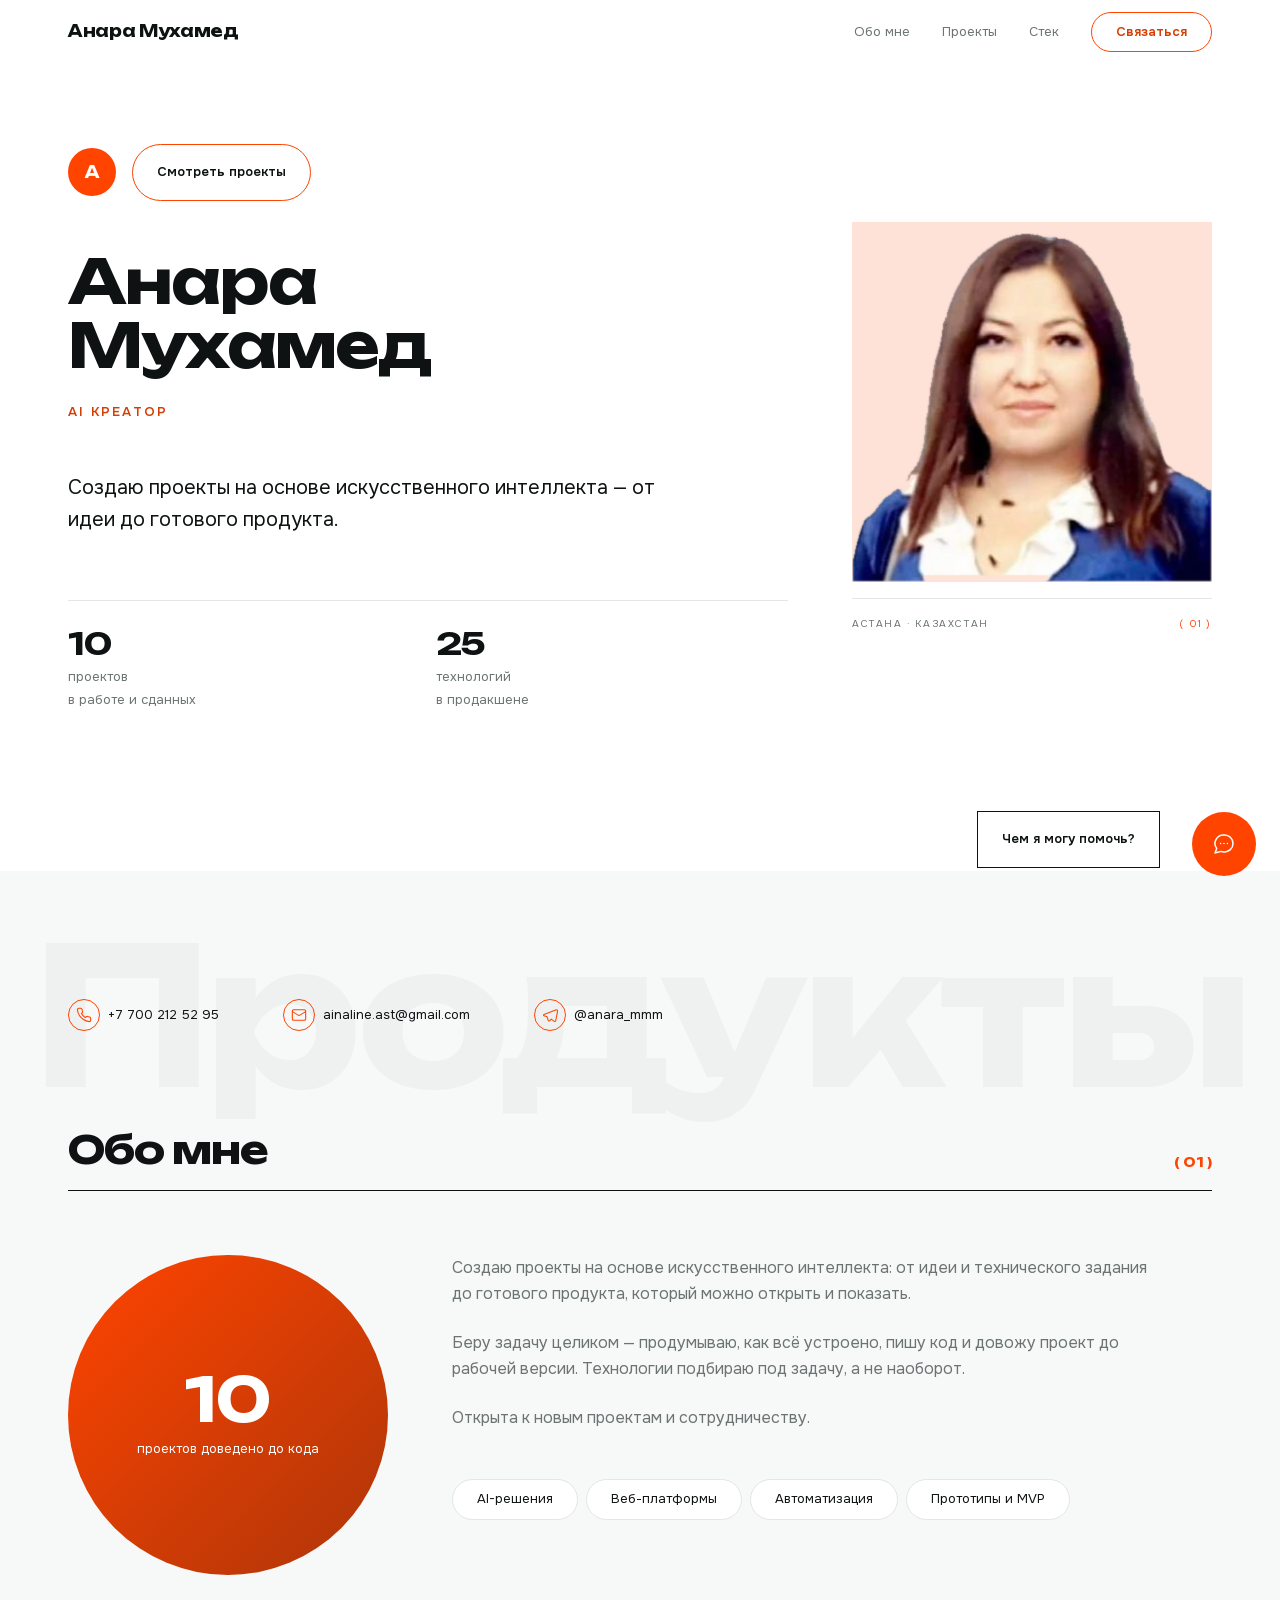
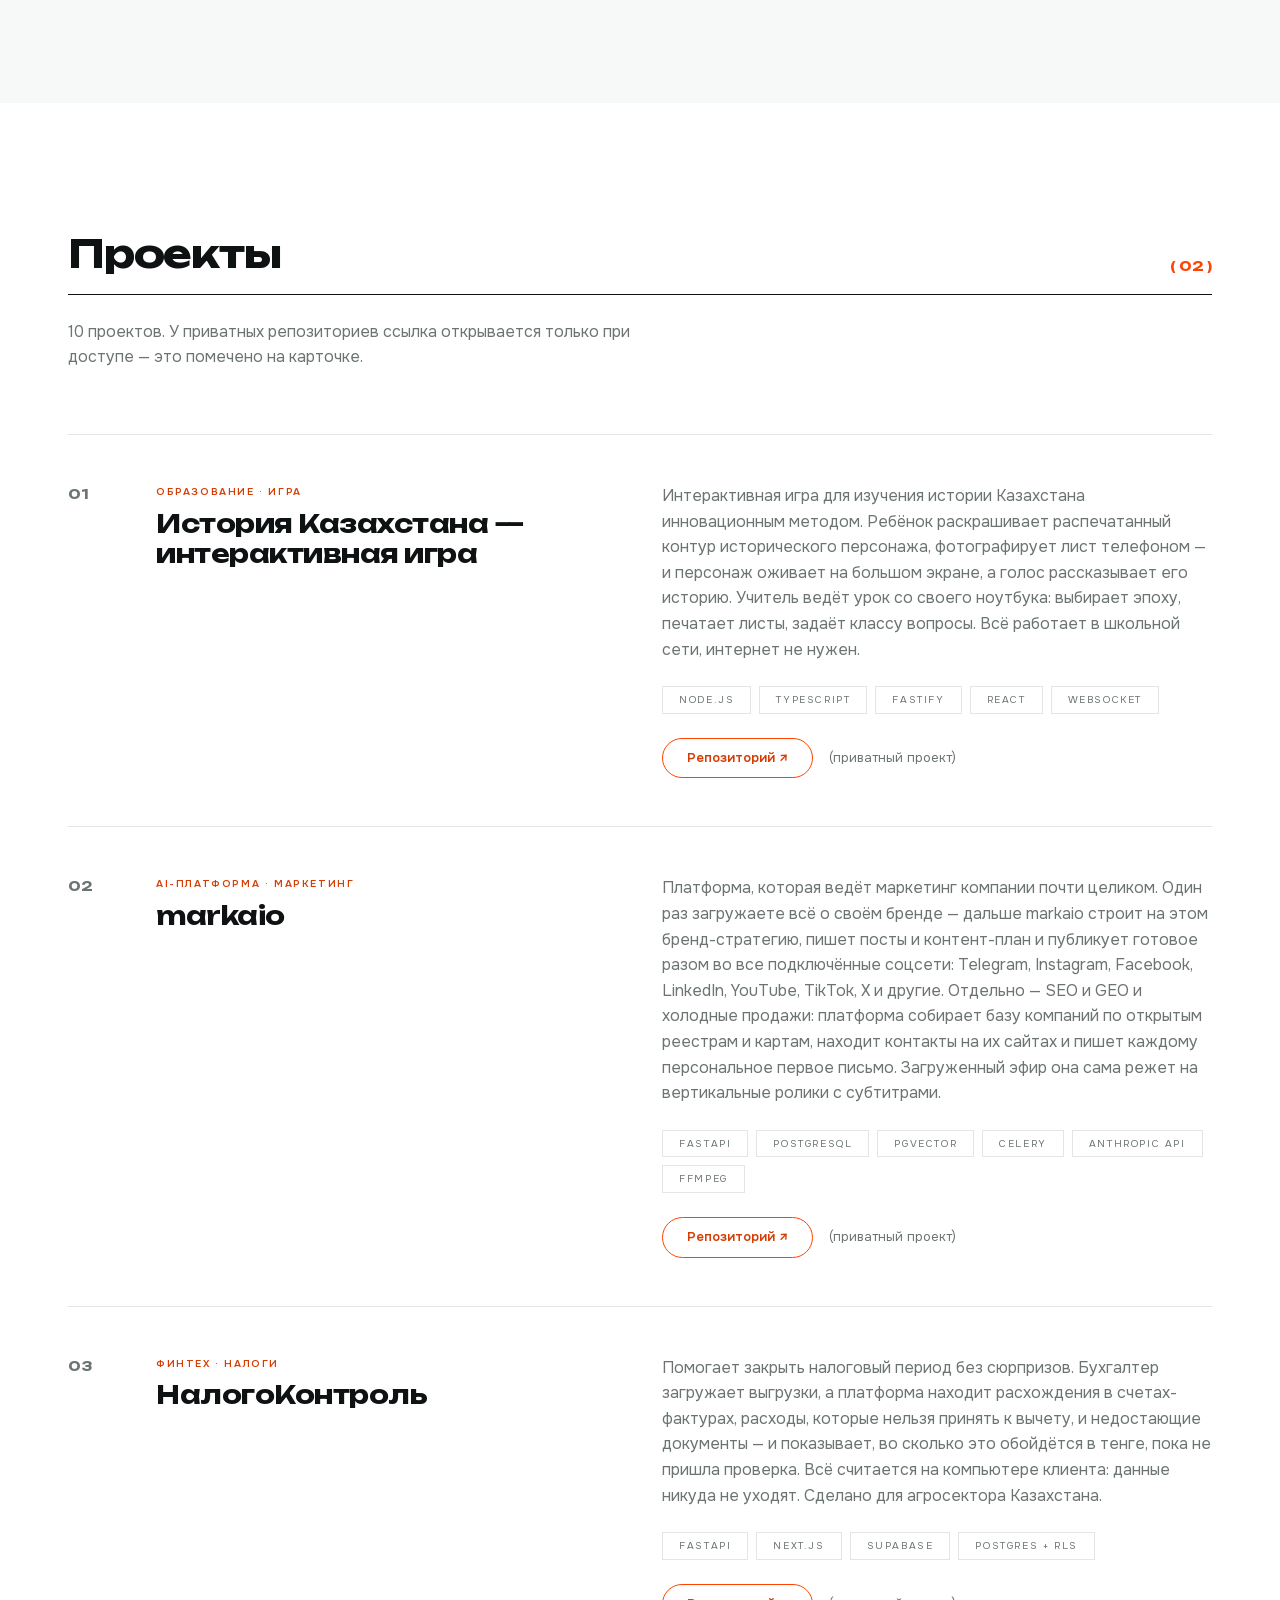
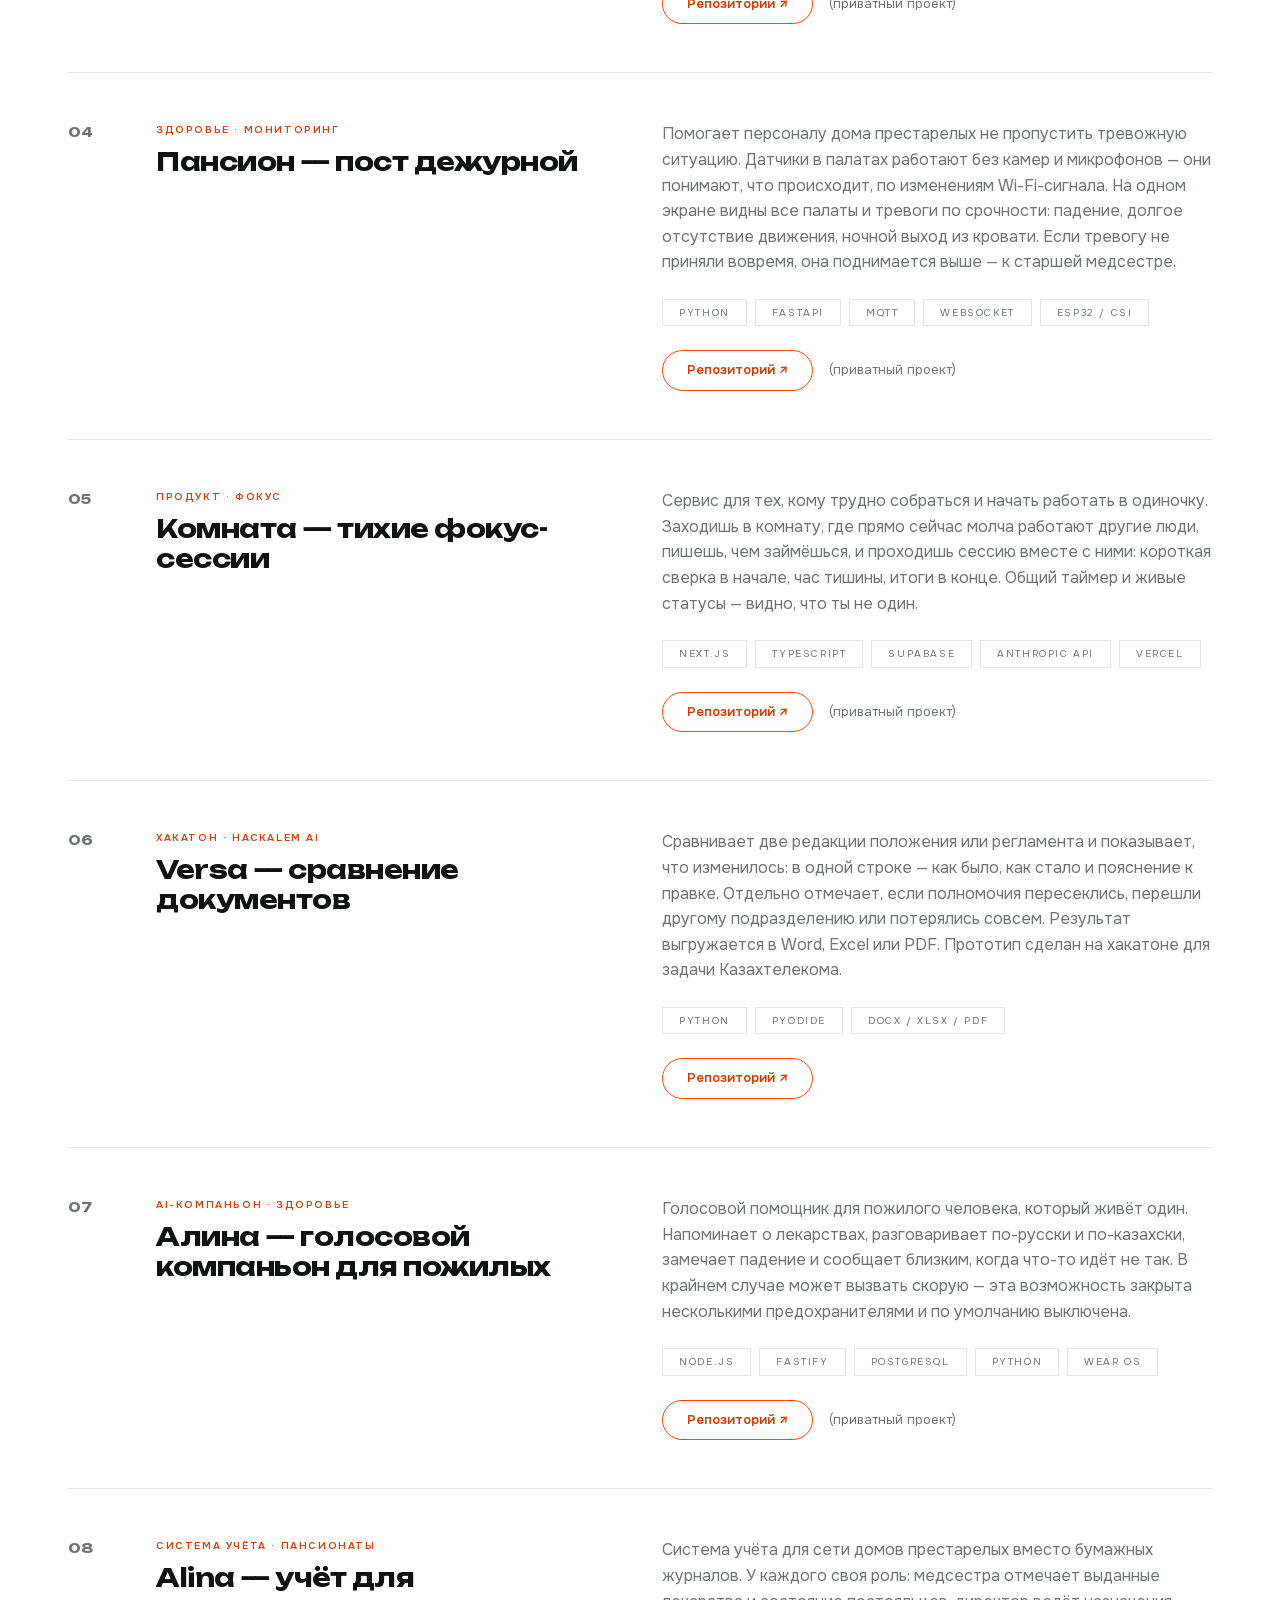
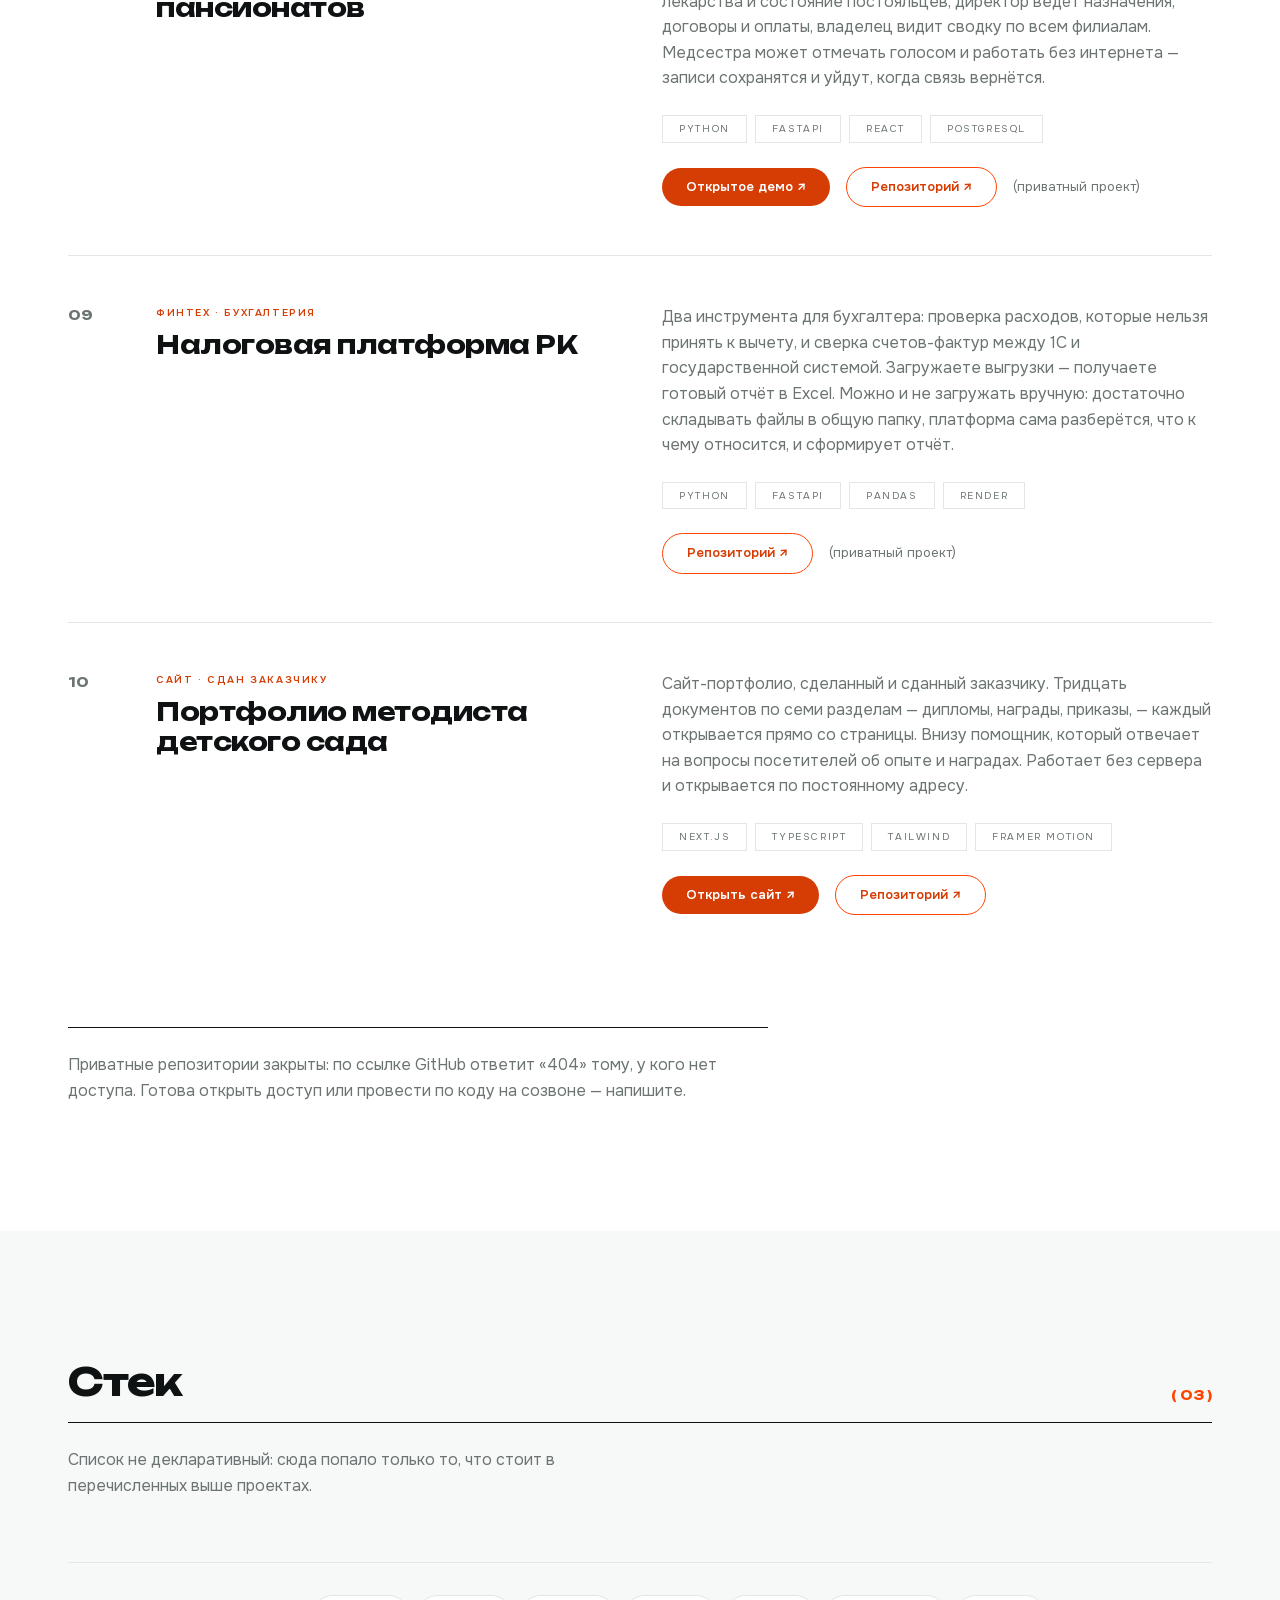
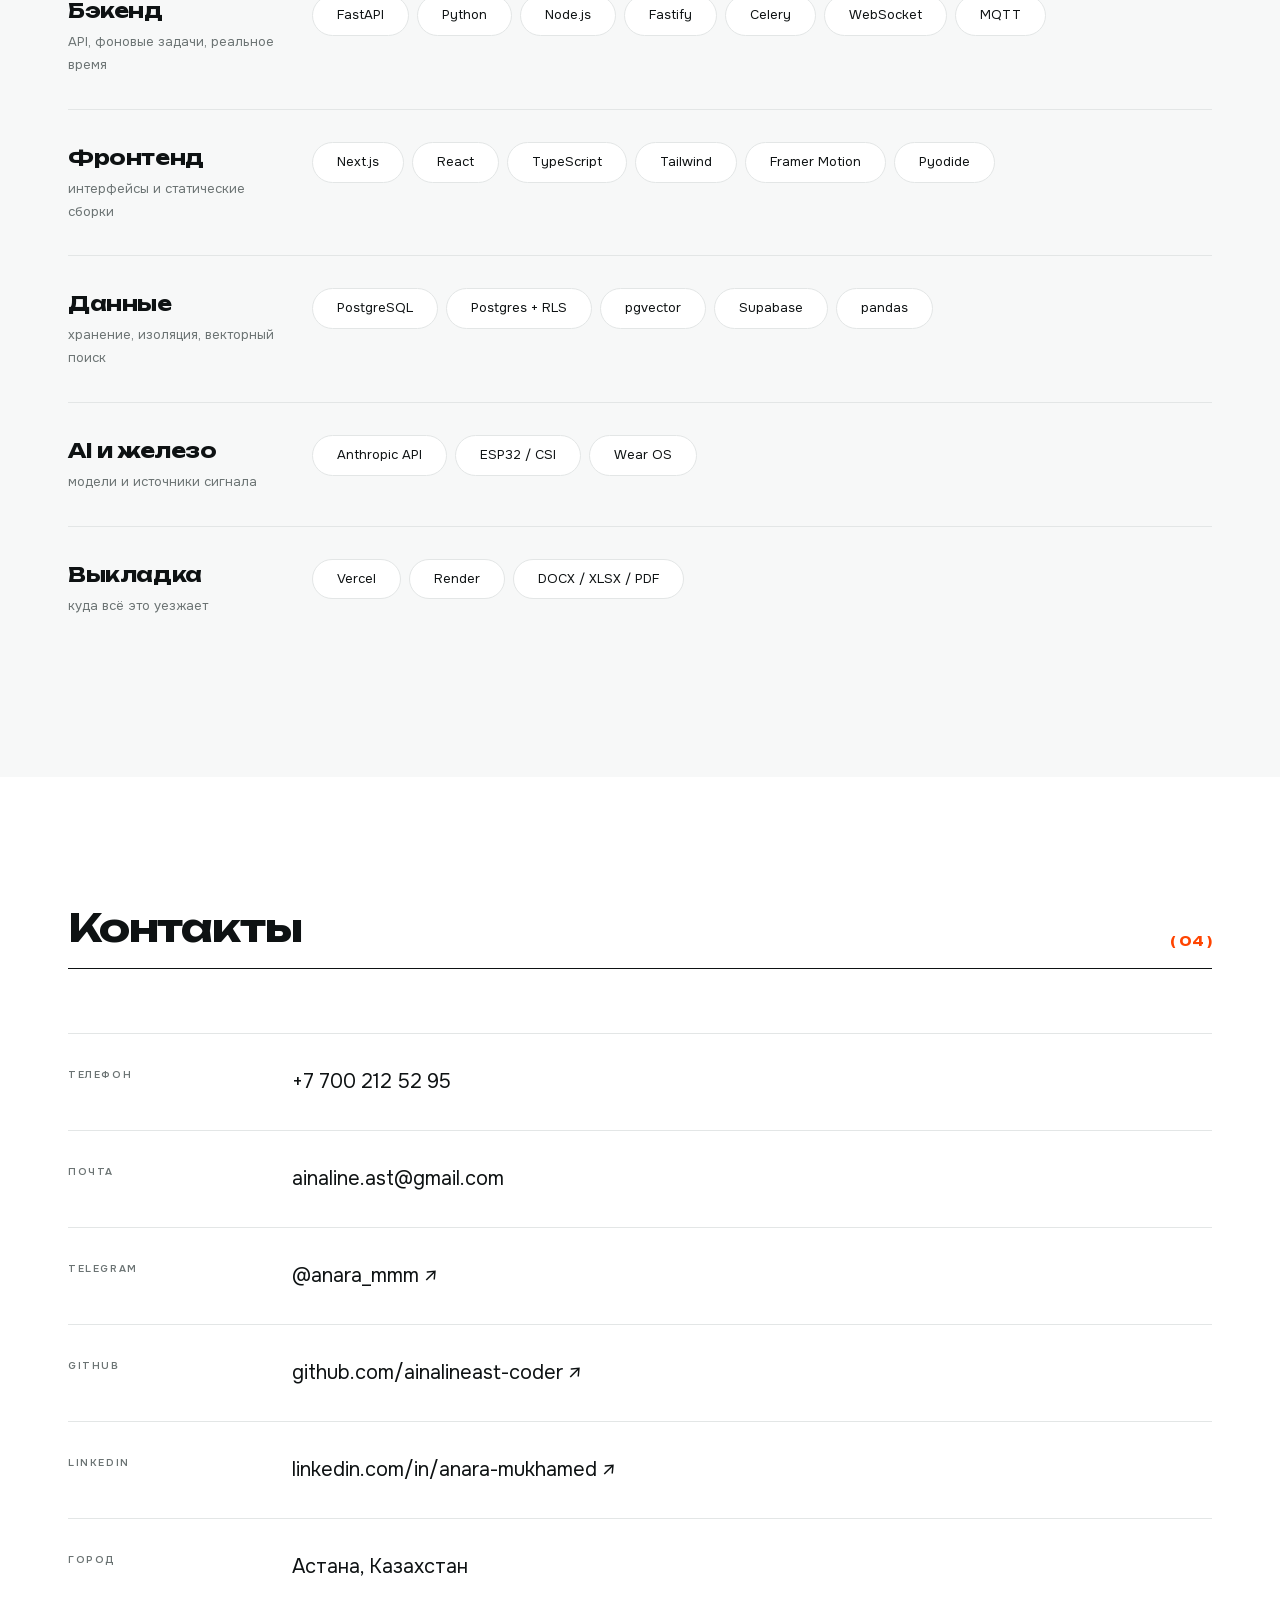
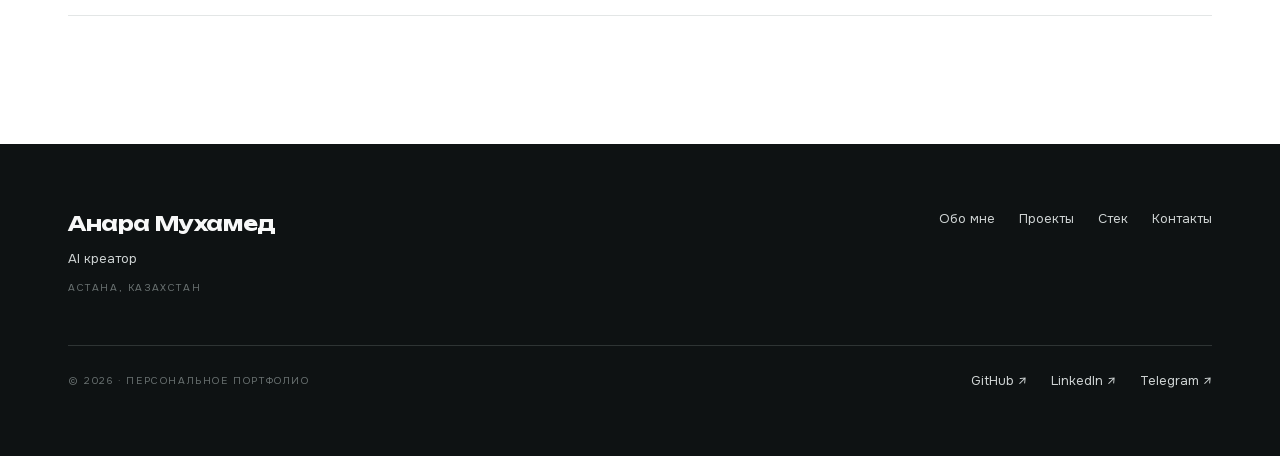
<file: index.html>
<!DOCTYPE html><html lang="ru" class="__variable_27be5e __variable_a88ee3"><head><meta charSet="utf-8"/><meta name="viewport" content="width=device-width, initial-scale=1"/><link rel="preload" href="next/static/media/29b98dbfba401fa9-s.p.woff2" as="font" crossorigin="" type="font/woff2"/><link rel="preload" href="next/static/media/6961d055d00ff7ec-s.p.woff2" as="font" crossorigin="" type="font/woff2"/><link rel="preload" href="next/static/media/cd87a8f174d93ac6-s.p.woff2" as="font" crossorigin="" type="font/woff2"/><link rel="preload" href="next/static/media/d76fe899475ae4d7-s.p.woff2" as="font" crossorigin="" type="font/woff2"/><link rel="preload" as="image" href="img/anara-cutout.webp" fetchPriority="high"/><link rel="stylesheet" href="next/static/css/d768d6cbb43ff6e1.css" data-precedence="next"/><link rel="preload" as="script" fetchPriority="low" href="next/static/chunks/webpack-c11f89cc682f879f.js"/><script src="next/static/chunks/fd9d1056-b11b2651f33aae7f.js" async=""></script><script src="next/static/chunks/117-e173c366e2bfd494.js" async=""></script><script src="next/static/chunks/main-app-9986953d6ffbb82d.js" async=""></script><script src="next/static/chunks/576-eaf417f5d1b17379.js" async=""></script><script src="next/static/chunks/app/page-eb48448246fa0616.js" async=""></script><title>Анара Мухамед — AI креатор</title><meta name="description" content="AI-платформы, финтех и продукты для здоровья: Brand Brain на RAG, налоговый риск-контроль, голосовой компаньон для пожилых, бесконтактный мониторинг без камер. Астана."/><meta property="og:title" content="Анара Мухамед — AI креатор"/><meta property="og:description" content="Десять проектов: AI-платформы, финтех, продукты для здоровья и образования. Python, TypeScript, FastAPI, Next.js, Anthropic API. Астана."/><meta property="og:type" content="profile"/><meta name="twitter:card" content="summary"/><meta name="twitter:title" content="Анара Мухамед — AI креатор"/><meta name="twitter:description" content="Десять проектов: AI-платформы, финтех, продукты для здоровья и образования. Python, TypeScript, FastAPI, Next.js, Anthropic API. Астана."/><link rel="icon" href="favicon.ico" type="image/x-icon" sizes="16x16"/><meta name="next-size-adjust"/><script src="next/static/chunks/polyfills-42372ed130431b0a.js" noModule=""></script></head><body class="bg-surface font-text text-300 text-text antialiased"><a href="#main" class="sr-only focus:not-sr-only focus:absolute focus:left-0 focus:top-0 focus:z-50 focus:bg-text focus:px-3 focus:py-2 focus:text-inverse-text">Перейти к содержимому</a><header class="sticky top-0 z-50 transition-colors duration-300 bg-transparent"><nav aria-label="Основная навигация" class="mx-auto flex h-7 max-w-wrap items-center justify-between px-3 md:px-6"><a href="#top" class="font-display text-300 font-display tracking-heading" style="opacity:0;transform:translateY(28px)">Анара Мухамед</a><div class="hidden items-center gap-5 md:flex"><a href="#about" class="text-200 text-text-muted transition-opacity duration-300 hover:opacity-60" style="opacity:0;transform:translateY(28px)">Обо мне</a><a href="#projects" class="text-200 text-text-muted transition-opacity duration-300 hover:opacity-60" style="opacity:0;transform:translateY(28px)">Проекты</a><a href="#stack" class="text-200 text-text-muted transition-opacity duration-300 hover:opacity-60" style="opacity:0;transform:translateY(28px)">Стек</a><a href="#contact" class="rounded-pill border border-accent-graphic px-4 py-2 text-200 font-semibold text-accent transition-colors duration-300 hover:bg-accent-graphic hover:text-white" style="opacity:0;transform:translateY(28px)">Связаться</a></div><button type="button" aria-expanded="false" aria-controls="mobile-nav" aria-label="Открыть меню" class="grid h-6 w-6 place-items-center md:hidden" style="opacity:0;transform:translateY(28px)"><span class="relative block h-px w-5 bg-text"><span class="absolute left-0 block h-px w-5 bg-text transition-transform duration-300 -translate-y-2"></span><span class="absolute left-0 block h-px w-5 bg-text transition-transform duration-300 translate-y-2"></span></span></button></nav></header><main id="main"><section id="top" class="relative"><div class="mx-auto grid max-w-wrap items-stretch gap-6 px-3 pb-8 pt-6 md:grid-cols-[1fr_auto] md:gap-7 md:px-6 md:pb-9"><div class="flex flex-col justify-center py-5"><div class="flex items-center gap-3" style="opacity:0;transform:translateY(28px)"><span aria-hidden="true" class="grid h-6 w-6 place-items-center rounded-full bg-accent-graphic font-display text-300 font-display text-white">А</span><a href="#projects" class="rounded-pill border border-accent-graphic px-4 py-3 text-200 font-semibold text-text transition-colors duration-300 hover:bg-accent-graphic hover:text-white">Смотреть проекты</a></div><h1 class="mt-6 font-display text-700 font-display tracking-display md:text-900" style="opacity:0;transform:translateY(28px)">Анара<br/>Мухамед</h1><p class="mt-4 text-200 font-semibold uppercase tracking-caps text-accent" style="opacity:0;transform:translateY(28px)">AI креатор</p><p class="mt-6 max-w-[46ch] text-400 text-text" style="opacity:0;transform:translateY(28px)">Создаю проекты на основе искусственного интеллекта — от идеи до готового продукта.</p><dl class="mt-7 grid grid-cols-2 gap-3 border-t border-border pt-4"><div style="opacity:0;transform:translateY(28px)"><dt class="font-display text-600 font-display tracking-display">10</dt><dd class="mt-1 whitespace-pre-line text-200 text-text-muted">проектов
в работе и сданных</dd></div><div style="opacity:0;transform:translateY(28px)"><dt class="font-display text-600 font-display tracking-display">25</dt><dd class="mt-1 whitespace-pre-line text-200 text-text-muted">технологий
в продакшене</dd></div></dl></div><figure class="relative mx-auto w-full max-w-[360px] self-center md:mx-0 md:w-[360px] md:max-w-none" style="opacity:0"><div class="relative aspect-square w-full overflow-hidden bg-accent-surface"><img alt="Анара Мухамед, AI креатор" fetchPriority="high" decoding="async" data-nimg="fill" class="object-contain object-bottom" style="position:absolute;height:100%;width:100%;left:0;top:0;right:0;bottom:0;color:transparent" src="img/anara-cutout.webp"/></div><figcaption class="mt-3 flex items-center justify-between border-t border-border pt-3 text-100 uppercase tracking-caps text-text-muted"><span>Астана · Казахстан</span><span class="text-accent-graphic">( 01 )</span></figcaption></figure></div></section><section id="about" class="relative overflow-hidden bg-surface-alt py-8 md:py-9"><span aria-hidden="true" class="pointer-events-none absolute inset-x-0 top-6 select-none text-center font-display text-1000 font-display leading-none tracking-display text-n-100 md:text-[12rem]">Продукты</span><div class="relative mx-auto max-w-wrap px-3 md:px-6"><ul class="flex flex-wrap items-center gap-4 md:gap-7"><li style="opacity:0;transform:translateY(28px)"><a href="tel:+77002125295" class="group flex items-center gap-2 text-200 text-text transition-opacity duration-300 hover:opacity-60"><span aria-hidden="true" class="grid h-5 w-5 shrink-0 place-items-center rounded-full border border-accent-graphic text-accent-graphic"><svg viewBox="0 0 24 24" fill="none" stroke="currentColor" stroke-width="1.6" stroke-linecap="round" stroke-linejoin="round" class="h-3 w-3"><path d="M22 16.9v3a2 2 0 0 1-2.2 2 19.8 19.8 0 0 1-8.6-3.1 19.5 19.5 0 0 1-6-6A19.8 19.8 0 0 1 2.1 4.2 2 2 0 0 1 4.1 2h3a2 2 0 0 1 2 1.7c.1 1 .4 1.9.7 2.8a2 2 0 0 1-.5 2.1L8.1 9.9a16 16 0 0 0 6 6l1.3-1.3a2 2 0 0 1 2.1-.4c.9.3 1.8.6 2.8.7a2 2 0 0 1 1.7 2Z"></path></svg></span>+7 700 212 52 95</a></li><li style="opacity:0;transform:translateY(28px)"><a href="mailto:ainaline.ast@gmail.com" class="group flex items-center gap-2 text-200 text-text transition-opacity duration-300 hover:opacity-60"><span aria-hidden="true" class="grid h-5 w-5 shrink-0 place-items-center rounded-full border border-accent-graphic text-accent-graphic"><svg viewBox="0 0 24 24" fill="none" stroke="currentColor" stroke-width="1.6" stroke-linecap="round" stroke-linejoin="round" class="h-3 w-3"><rect x="2" y="4" width="20" height="16" rx="2"></rect><path d="m2 7 10 6 10-6"></path></svg></span>ainaline.ast@gmail.com</a></li><li style="opacity:0;transform:translateY(28px)"><a href="https://t.me/anara_mmm" class="group flex items-center gap-2 text-200 text-text transition-opacity duration-300 hover:opacity-60"><span aria-hidden="true" class="grid h-5 w-5 shrink-0 place-items-center rounded-full border border-accent-graphic text-accent-graphic"><svg viewBox="0 0 24 24" fill="none" stroke="currentColor" stroke-width="1.6" stroke-linecap="round" stroke-linejoin="round" class="h-3 w-3"><path d="M21.5 4.3 2.9 11.4c-.9.3-.9 1.6 0 1.9l4.7 1.5 1.8 5.5c.3.8 1.3 1 1.9.4l2.6-2.5 4.7 3.4c.7.5 1.7.1 1.9-.7l3-15c.2-.9-.7-1.6-1.5-1.3Z"></path></svg></span>@anara_mmm</a></li></ul><div class="mt-7 md:mt-8"><div><div class="flex items-end justify-between gap-4"><h2 class="font-display text-600 font-display tracking-display md:text-700" style="opacity:0;transform:translateY(28px)">Обо мне</h2><span class="shrink-0 font-display text-200 text-accent-graphic" style="opacity:0;transform:translateY(28px)">( <!-- -->01<!-- --> )</span></div><hr class="mt-3 border-0 border-t border-text" style="opacity:0;transform:translateY(28px)"/></div></div><div class="mt-6 grid gap-6 md:mt-7 md:grid-cols-[minmax(0,320px)_minmax(0,1fr)] md:gap-7"><div class="mx-auto grid aspect-square w-full max-w-[320px] place-items-center rounded-full bg-gradient-to-br from-accent-graphic via-orange-600 to-orange-700 text-center" style="opacity:0"><div class="px-5"><p class="font-display text-900 font-display leading-none tracking-display text-white">10</p><p class="mt-2 text-200 text-white">проектов доведено до кода</p></div></div><div><p class="max-w-[70ch] text-300 text-text-muted " style="opacity:0;transform:translateY(28px)">Создаю проекты на основе искусственного интеллекта: от идеи и технического задания до готового продукта, который можно открыть и показать.</p><p class="max-w-[70ch] text-300 text-text-muted mt-4" style="opacity:0;transform:translateY(28px)">Беру задачу целиком — продумываю, как всё устроено, пишу код и довожу проект до рабочей версии. Технологии подбираю под задачу, а не наоборот.</p><p class="max-w-[70ch] text-300 text-text-muted mt-4" style="opacity:0;transform:translateY(28px)">Открыта к новым проектам и сотрудничеству.</p><ul class="mt-6 flex flex-wrap gap-2"><li class="rounded-pill border border-border bg-surface px-4 py-2 text-200 text-text" style="opacity:0;transform:translateY(28px)">AI-решения</li><li class="rounded-pill border border-border bg-surface px-4 py-2 text-200 text-text" style="opacity:0;transform:translateY(28px)">Веб-платформы</li><li class="rounded-pill border border-border bg-surface px-4 py-2 text-200 text-text" style="opacity:0;transform:translateY(28px)">Автоматизация</li><li class="rounded-pill border border-border bg-surface px-4 py-2 text-200 text-text" style="opacity:0;transform:translateY(28px)">Прототипы и MVP</li></ul></div></div></div></section><section id="projects" class="py-8 md:py-9"><div class="mx-auto max-w-wrap px-3 md:px-6"><div><div class="flex items-end justify-between gap-4"><h2 class="font-display text-600 font-display tracking-display md:text-700" style="opacity:0;transform:translateY(28px)">Проекты</h2><span class="shrink-0 font-display text-200 text-accent-graphic" style="opacity:0;transform:translateY(28px)">( <!-- -->02<!-- --> )</span></div><hr class="mt-3 border-0 border-t border-text" style="opacity:0;transform:translateY(28px)"/><p class="mt-4 max-w-[60ch] text-300 text-text-muted" style="opacity:0;transform:translateY(28px)">10 проектов. У приватных репозиториев ссылка открывается только при доступе — это помечено на карточке.</p></div><ol class="mt-6 md:mt-7"><li style="opacity:0;transform:translateY(28px)"><article class="grid gap-3 border-t border-border py-5 md:grid-cols-[64px_minmax(0,1fr)] md:gap-4 md:py-6"><span class="font-display text-200 text-text-muted">01</span><div class="grid gap-3 md:grid-cols-[minmax(0,1fr)_minmax(0,1.2fr)] md:gap-6"><div><p class="text-100 font-semibold uppercase tracking-caps text-accent">Образование · игра</p><h3 class="mt-2 max-w-[24ch] font-display text-400 font-semibold tracking-heading md:text-500">История Казахстана — интерактивная игра</h3></div><div><p class="max-w-[60ch] text-300 text-text-muted">Интерактивная игра для изучения истории Казахстана инновационным методом. Ребёнок раскрашивает распечатанный контур исторического персонажа, фотографирует лист телефоном — и персонаж оживает на большом экране, а голос рассказывает его историю. Учитель ведёт урок со своего ноутбука: выбирает эпоху, печатает листы, задаёт классу вопросы. Всё работает в школьной сети, интернет не нужен.</p><ul class="mt-4 flex flex-wrap gap-2"><li class="border border-border px-3 py-1 text-100 uppercase tracking-caps text-text-muted">Node.js</li><li class="border border-border px-3 py-1 text-100 uppercase tracking-caps text-text-muted">TypeScript</li><li class="border border-border px-3 py-1 text-100 uppercase tracking-caps text-text-muted">Fastify</li><li class="border border-border px-3 py-1 text-100 uppercase tracking-caps text-text-muted">React</li><li class="border border-border px-3 py-1 text-100 uppercase tracking-caps text-text-muted">WebSocket</li></ul><div class="mt-4 flex flex-wrap items-center gap-3"><a href="https://github.com/ainalineast-coder/istoriya-kazahstana" target="_blank" rel="noopener noreferrer" class="rounded-pill border border-accent-graphic px-4 py-2 text-200 font-semibold text-accent transition-colors duration-300 hover:bg-accent-graphic hover:text-white" tabindex="0">Репозиторий ↗</a><span class="text-200 text-text-muted">(приватный проект)</span></div></div></div></article></li><li style="opacity:0;transform:translateY(28px)"><article class="grid gap-3 border-t border-border py-5 md:grid-cols-[64px_minmax(0,1fr)] md:gap-4 md:py-6"><span class="font-display text-200 text-text-muted">02</span><div class="grid gap-3 md:grid-cols-[minmax(0,1fr)_minmax(0,1.2fr)] md:gap-6"><div><p class="text-100 font-semibold uppercase tracking-caps text-accent">AI-платформа · маркетинг</p><h3 class="mt-2 max-w-[24ch] font-display text-400 font-semibold tracking-heading md:text-500">markaio</h3></div><div><p class="max-w-[60ch] text-300 text-text-muted">Платформа, которая ведёт маркетинг компании почти целиком. Один раз загружаете всё о своём бренде — дальше markaio строит на этом бренд-стратегию, пишет посты и контент-план и публикует готовое разом во все подключённые соцсети: Telegram, Instagram, Facebook, LinkedIn, YouTube, TikTok, X и другие. Отдельно — SEO и GEO и холодные продажи: платформа собирает базу компаний по открытым реестрам и картам, находит контакты на их сайтах и пишет каждому персональное первое письмо. Загруженный эфир она сама режет на вертикальные ролики с субтитрами.</p><ul class="mt-4 flex flex-wrap gap-2"><li class="border border-border px-3 py-1 text-100 uppercase tracking-caps text-text-muted">FastAPI</li><li class="border border-border px-3 py-1 text-100 uppercase tracking-caps text-text-muted">PostgreSQL</li><li class="border border-border px-3 py-1 text-100 uppercase tracking-caps text-text-muted">pgvector</li><li class="border border-border px-3 py-1 text-100 uppercase tracking-caps text-text-muted">Celery</li><li class="border border-border px-3 py-1 text-100 uppercase tracking-caps text-text-muted">Anthropic API</li><li class="border border-border px-3 py-1 text-100 uppercase tracking-caps text-text-muted">ffmpeg</li></ul><div class="mt-4 flex flex-wrap items-center gap-3"><a href="https://github.com/ainalineast-coder/markaio-platform" target="_blank" rel="noopener noreferrer" class="rounded-pill border border-accent-graphic px-4 py-2 text-200 font-semibold text-accent transition-colors duration-300 hover:bg-accent-graphic hover:text-white" tabindex="0">Репозиторий ↗</a><span class="text-200 text-text-muted">(приватный проект)</span></div></div></div></article></li><li style="opacity:0;transform:translateY(28px)"><article class="grid gap-3 border-t border-border py-5 md:grid-cols-[64px_minmax(0,1fr)] md:gap-4 md:py-6"><span class="font-display text-200 text-text-muted">03</span><div class="grid gap-3 md:grid-cols-[minmax(0,1fr)_minmax(0,1.2fr)] md:gap-6"><div><p class="text-100 font-semibold uppercase tracking-caps text-accent">Финтех · налоги</p><h3 class="mt-2 max-w-[24ch] font-display text-400 font-semibold tracking-heading md:text-500">НалогоКонтроль</h3></div><div><p class="max-w-[60ch] text-300 text-text-muted">Помогает закрыть налоговый период без сюрпризов. Бухгалтер загружает выгрузки, а платформа находит расхождения в счетах-фактурах, расходы, которые нельзя принять к вычету, и недостающие документы — и показывает, во сколько это обойдётся в тенге, пока не пришла проверка. Всё считается на компьютере клиента: данные никуда не уходят. Сделано для агросектора Казахстана.</p><ul class="mt-4 flex flex-wrap gap-2"><li class="border border-border px-3 py-1 text-100 uppercase tracking-caps text-text-muted">FastAPI</li><li class="border border-border px-3 py-1 text-100 uppercase tracking-caps text-text-muted">Next.js</li><li class="border border-border px-3 py-1 text-100 uppercase tracking-caps text-text-muted">Supabase</li><li class="border border-border px-3 py-1 text-100 uppercase tracking-caps text-text-muted">Postgres + RLS</li></ul><div class="mt-4 flex flex-wrap items-center gap-3"><a href="https://github.com/ainalineast-coder/nalogokontrol" target="_blank" rel="noopener noreferrer" class="rounded-pill border border-accent-graphic px-4 py-2 text-200 font-semibold text-accent transition-colors duration-300 hover:bg-accent-graphic hover:text-white" tabindex="0">Репозиторий ↗</a><span class="text-200 text-text-muted">(приватный проект)</span></div></div></div></article></li><li style="opacity:0;transform:translateY(28px)"><article class="grid gap-3 border-t border-border py-5 md:grid-cols-[64px_minmax(0,1fr)] md:gap-4 md:py-6"><span class="font-display text-200 text-text-muted">04</span><div class="grid gap-3 md:grid-cols-[minmax(0,1fr)_minmax(0,1.2fr)] md:gap-6"><div><p class="text-100 font-semibold uppercase tracking-caps text-accent">Здоровье · мониторинг</p><h3 class="mt-2 max-w-[24ch] font-display text-400 font-semibold tracking-heading md:text-500">Пансион — пост дежурной</h3></div><div><p class="max-w-[60ch] text-300 text-text-muted">Помогает персоналу дома престарелых не пропустить тревожную ситуацию. Датчики в палатах работают без камер и микрофонов — они понимают, что происходит, по изменениям Wi-Fi-сигнала. На одном экране видны все палаты и тревоги по срочности: падение, долгое отсутствие движения, ночной выход из кровати. Если тревогу не приняли вовремя, она поднимается выше — к старшей медсестре.</p><ul class="mt-4 flex flex-wrap gap-2"><li class="border border-border px-3 py-1 text-100 uppercase tracking-caps text-text-muted">Python</li><li class="border border-border px-3 py-1 text-100 uppercase tracking-caps text-text-muted">FastAPI</li><li class="border border-border px-3 py-1 text-100 uppercase tracking-caps text-text-muted">MQTT</li><li class="border border-border px-3 py-1 text-100 uppercase tracking-caps text-text-muted">WebSocket</li><li class="border border-border px-3 py-1 text-100 uppercase tracking-caps text-text-muted">ESP32 / CSI</li></ul><div class="mt-4 flex flex-wrap items-center gap-3"><a href="https://github.com/ainalineast-coder/pansion-care-facility" target="_blank" rel="noopener noreferrer" class="rounded-pill border border-accent-graphic px-4 py-2 text-200 font-semibold text-accent transition-colors duration-300 hover:bg-accent-graphic hover:text-white" tabindex="0">Репозиторий ↗</a><span class="text-200 text-text-muted">(приватный проект)</span></div></div></div></article></li><li style="opacity:0;transform:translateY(28px)"><article class="grid gap-3 border-t border-border py-5 md:grid-cols-[64px_minmax(0,1fr)] md:gap-4 md:py-6"><span class="font-display text-200 text-text-muted">05</span><div class="grid gap-3 md:grid-cols-[minmax(0,1fr)_minmax(0,1.2fr)] md:gap-6"><div><p class="text-100 font-semibold uppercase tracking-caps text-accent">Продукт · фокус</p><h3 class="mt-2 max-w-[24ch] font-display text-400 font-semibold tracking-heading md:text-500">Комната — тихие фокус-сессии</h3></div><div><p class="max-w-[60ch] text-300 text-text-muted">Сервис для тех, кому трудно собраться и начать работать в одиночку. Заходишь в комнату, где прямо сейчас молча работают другие люди, пишешь, чем займёшься, и проходишь сессию вместе с ними: короткая сверка в начале, час тишины, итоги в конце. Общий таймер и живые статусы — видно, что ты не один.</p><ul class="mt-4 flex flex-wrap gap-2"><li class="border border-border px-3 py-1 text-100 uppercase tracking-caps text-text-muted">Next.js</li><li class="border border-border px-3 py-1 text-100 uppercase tracking-caps text-text-muted">TypeScript</li><li class="border border-border px-3 py-1 text-100 uppercase tracking-caps text-text-muted">Supabase</li><li class="border border-border px-3 py-1 text-100 uppercase tracking-caps text-text-muted">Anthropic API</li><li class="border border-border px-3 py-1 text-100 uppercase tracking-caps text-text-muted">Vercel</li></ul><div class="mt-4 flex flex-wrap items-center gap-3"><a href="https://github.com/ainalineast-coder/komnata" target="_blank" rel="noopener noreferrer" class="rounded-pill border border-accent-graphic px-4 py-2 text-200 font-semibold text-accent transition-colors duration-300 hover:bg-accent-graphic hover:text-white" tabindex="0">Репозиторий ↗</a><span class="text-200 text-text-muted">(приватный проект)</span></div></div></div></article></li><li style="opacity:0;transform:translateY(28px)"><article class="grid gap-3 border-t border-border py-5 md:grid-cols-[64px_minmax(0,1fr)] md:gap-4 md:py-6"><span class="font-display text-200 text-text-muted">06</span><div class="grid gap-3 md:grid-cols-[minmax(0,1fr)_minmax(0,1.2fr)] md:gap-6"><div><p class="text-100 font-semibold uppercase tracking-caps text-accent">Хакатон · HackAlem AI</p><h3 class="mt-2 max-w-[24ch] font-display text-400 font-semibold tracking-heading md:text-500">Versa — сравнение документов</h3></div><div><p class="max-w-[60ch] text-300 text-text-muted">Сравнивает две редакции положения или регламента и показывает, что изменилось: в одной строке — как было, как стало и пояснение к правке. Отдельно отмечает, если полномочия пересеклись, перешли другому подразделению или потерялись совсем. Результат выгружается в Word, Excel или PDF. Прототип сделан на хакатоне для задачи Казахтелекома.</p><ul class="mt-4 flex flex-wrap gap-2"><li class="border border-border px-3 py-1 text-100 uppercase tracking-caps text-text-muted">Python</li><li class="border border-border px-3 py-1 text-100 uppercase tracking-caps text-text-muted">Pyodide</li><li class="border border-border px-3 py-1 text-100 uppercase tracking-caps text-text-muted">DOCX / XLSX / PDF</li></ul><div class="mt-4 flex flex-wrap items-center gap-3"><a href="https://github.com/BAITC-Hacks/hack-e384891b-ainalineast-coder" target="_blank" rel="noopener noreferrer" class="rounded-pill border border-accent-graphic px-4 py-2 text-200 font-semibold text-accent transition-colors duration-300 hover:bg-accent-graphic hover:text-white" tabindex="0">Репозиторий ↗</a></div></div></div></article></li><li style="opacity:0;transform:translateY(28px)"><article class="grid gap-3 border-t border-border py-5 md:grid-cols-[64px_minmax(0,1fr)] md:gap-4 md:py-6"><span class="font-display text-200 text-text-muted">07</span><div class="grid gap-3 md:grid-cols-[minmax(0,1fr)_minmax(0,1.2fr)] md:gap-6"><div><p class="text-100 font-semibold uppercase tracking-caps text-accent">AI-компаньон · здоровье</p><h3 class="mt-2 max-w-[24ch] font-display text-400 font-semibold tracking-heading md:text-500">Алина — голосовой компаньон для пожилых</h3></div><div><p class="max-w-[60ch] text-300 text-text-muted">Голосовой помощник для пожилого человека, который живёт один. Напоминает о лекарствах, разговаривает по-русски и по-казахски, замечает падение и сообщает близким, когда что-то идёт не так. В крайнем случае может вызвать скорую — эта возможность закрыта несколькими предохранителями и по умолчанию выключена.</p><ul class="mt-4 flex flex-wrap gap-2"><li class="border border-border px-3 py-1 text-100 uppercase tracking-caps text-text-muted">Node.js</li><li class="border border-border px-3 py-1 text-100 uppercase tracking-caps text-text-muted">Fastify</li><li class="border border-border px-3 py-1 text-100 uppercase tracking-caps text-text-muted">PostgreSQL</li><li class="border border-border px-3 py-1 text-100 uppercase tracking-caps text-text-muted">Python</li><li class="border border-border px-3 py-1 text-100 uppercase tracking-caps text-text-muted">Wear OS</li></ul><div class="mt-4 flex flex-wrap items-center gap-3"><a href="https://github.com/ainalineast-coder/alina-platform" target="_blank" rel="noopener noreferrer" class="rounded-pill border border-accent-graphic px-4 py-2 text-200 font-semibold text-accent transition-colors duration-300 hover:bg-accent-graphic hover:text-white" tabindex="0">Репозиторий ↗</a><span class="text-200 text-text-muted">(приватный проект)</span></div></div></div></article></li><li style="opacity:0;transform:translateY(28px)"><article class="grid gap-3 border-t border-border py-5 md:grid-cols-[64px_minmax(0,1fr)] md:gap-4 md:py-6"><span class="font-display text-200 text-text-muted">08</span><div class="grid gap-3 md:grid-cols-[minmax(0,1fr)_minmax(0,1.2fr)] md:gap-6"><div><p class="text-100 font-semibold uppercase tracking-caps text-accent">Система учёта · пансионаты</p><h3 class="mt-2 max-w-[24ch] font-display text-400 font-semibold tracking-heading md:text-500">Alina — учёт для пансионатов</h3></div><div><p class="max-w-[60ch] text-300 text-text-muted">Система учёта для сети домов престарелых вместо бумажных журналов. У каждого своя роль: медсестра отмечает выданные лекарства и состояние постояльцев, директор ведёт назначения, договоры и оплаты, владелец видит сводку по всем филиалам. Медсестра может отмечать голосом и работать без интернета — записи сохранятся и уйдут, когда связь вернётся.</p><ul class="mt-4 flex flex-wrap gap-2"><li class="border border-border px-3 py-1 text-100 uppercase tracking-caps text-text-muted">Python</li><li class="border border-border px-3 py-1 text-100 uppercase tracking-caps text-text-muted">FastAPI</li><li class="border border-border px-3 py-1 text-100 uppercase tracking-caps text-text-muted">React</li><li class="border border-border px-3 py-1 text-100 uppercase tracking-caps text-text-muted">PostgreSQL</li></ul><div class="mt-4 flex flex-wrap items-center gap-3"><a href="https://github.com/ainalineast-coder/carehome-demo" target="_blank" rel="noopener noreferrer" class="rounded-pill bg-accent px-4 py-2 text-200 font-semibold text-white" tabindex="0">Открытое демо<!-- --> ↗</a><a href="https://github.com/ainalineast-coder/alina-app" target="_blank" rel="noopener noreferrer" class="rounded-pill border border-accent-graphic px-4 py-2 text-200 font-semibold text-accent transition-colors duration-300 hover:bg-accent-graphic hover:text-white" tabindex="0">Репозиторий ↗</a><span class="text-200 text-text-muted">(приватный проект)</span></div></div></div></article></li><li style="opacity:0;transform:translateY(28px)"><article class="grid gap-3 border-t border-border py-5 md:grid-cols-[64px_minmax(0,1fr)] md:gap-4 md:py-6"><span class="font-display text-200 text-text-muted">09</span><div class="grid gap-3 md:grid-cols-[minmax(0,1fr)_minmax(0,1.2fr)] md:gap-6"><div><p class="text-100 font-semibold uppercase tracking-caps text-accent">Финтех · бухгалтерия</p><h3 class="mt-2 max-w-[24ch] font-display text-400 font-semibold tracking-heading md:text-500">Налоговая платформа РК</h3></div><div><p class="max-w-[60ch] text-300 text-text-muted">Два инструмента для бухгалтера: проверка расходов, которые нельзя принять к вычету, и сверка счетов-фактур между 1С и государственной системой. Загружаете выгрузки — получаете готовый отчёт в Excel. Можно и не загружать вручную: достаточно складывать файлы в общую папку, платформа сама разберётся, что к чему относится, и сформирует отчёт.</p><ul class="mt-4 flex flex-wrap gap-2"><li class="border border-border px-3 py-1 text-100 uppercase tracking-caps text-text-muted">Python</li><li class="border border-border px-3 py-1 text-100 uppercase tracking-caps text-text-muted">FastAPI</li><li class="border border-border px-3 py-1 text-100 uppercase tracking-caps text-text-muted">pandas</li><li class="border border-border px-3 py-1 text-100 uppercase tracking-caps text-text-muted">Render</li></ul><div class="mt-4 flex flex-wrap items-center gap-3"><a href="https://github.com/ainalineast-coder/nalog-platforma" target="_blank" rel="noopener noreferrer" class="rounded-pill border border-accent-graphic px-4 py-2 text-200 font-semibold text-accent transition-colors duration-300 hover:bg-accent-graphic hover:text-white" tabindex="0">Репозиторий ↗</a><span class="text-200 text-text-muted">(приватный проект)</span></div></div></div></article></li><li style="opacity:0;transform:translateY(28px)"><article class="grid gap-3 border-t border-border py-5 md:grid-cols-[64px_minmax(0,1fr)] md:gap-4 md:py-6"><span class="font-display text-200 text-text-muted">10</span><div class="grid gap-3 md:grid-cols-[minmax(0,1fr)_minmax(0,1.2fr)] md:gap-6"><div><p class="text-100 font-semibold uppercase tracking-caps text-accent">Сайт · сдан заказчику</p><h3 class="mt-2 max-w-[24ch] font-display text-400 font-semibold tracking-heading md:text-500">Портфолио методиста детского сада</h3></div><div><p class="max-w-[60ch] text-300 text-text-muted">Сайт-портфолио, сделанный и сданный заказчику. Тридцать документов по семи разделам — дипломы, награды, приказы, — каждый открывается прямо со страницы. Внизу помощник, который отвечает на вопросы посетителей об опыте и наградах. Работает без сервера и открывается по постоянному адресу.</p><ul class="mt-4 flex flex-wrap gap-2"><li class="border border-border px-3 py-1 text-100 uppercase tracking-caps text-text-muted">Next.js</li><li class="border border-border px-3 py-1 text-100 uppercase tracking-caps text-text-muted">TypeScript</li><li class="border border-border px-3 py-1 text-100 uppercase tracking-caps text-text-muted">Tailwind</li><li class="border border-border px-3 py-1 text-100 uppercase tracking-caps text-text-muted">Framer Motion</li></ul><div class="mt-4 flex flex-wrap items-center gap-3"><a href="https://ainalineast-coder.github.io/aisulu-portfolio/" target="_blank" rel="noopener noreferrer" class="rounded-pill bg-accent px-4 py-2 text-200 font-semibold text-white" tabindex="0">Открыть сайт<!-- --> ↗</a><a href="https://github.com/ainalineast-coder/aisulu-portfolio" target="_blank" rel="noopener noreferrer" class="rounded-pill border border-accent-graphic px-4 py-2 text-200 font-semibold text-accent transition-colors duration-300 hover:bg-accent-graphic hover:text-white" tabindex="0">Репозиторий ↗</a></div></div></div></article></li></ol><p class="mt-6 max-w-[70ch] border-t border-text pt-4 text-300 text-text-muted md:mt-7" style="opacity:0;transform:translateY(28px)">Приватные репозитории закрыты: по ссылке GitHub ответит «404» тому, у кого нет доступа. Готова открыть доступ или провести по коду на созвоне — напишите.</p></div></section><section id="stack" class="bg-surface-alt py-8 md:py-9"><div class="mx-auto max-w-wrap px-3 md:px-6"><div><div class="flex items-end justify-between gap-4"><h2 class="font-display text-600 font-display tracking-display md:text-700" style="opacity:0;transform:translateY(28px)">Стек</h2><span class="shrink-0 font-display text-200 text-accent-graphic" style="opacity:0;transform:translateY(28px)">( <!-- -->03<!-- --> )</span></div><hr class="mt-3 border-0 border-t border-text" style="opacity:0;transform:translateY(28px)"/><p class="mt-4 max-w-[60ch] text-300 text-text-muted" style="opacity:0;transform:translateY(28px)">Список не декларативный: сюда попало только то, что стоит в перечисленных выше проектах.</p></div><dl class="mt-6 md:mt-7"><div class="grid gap-2 border-t border-border py-4 md:grid-cols-[220px_minmax(0,1fr)] md:gap-4 md:py-5" style="opacity:0;transform:translateY(28px)"><dt><span class="font-display text-400 font-semibold tracking-heading">Бэкенд</span><span class="mt-1 block text-200 text-text-muted">API, фоновые задачи, реальное время</span></dt><dd><ul class="flex flex-wrap gap-2"><li class="rounded-pill border border-border bg-surface px-4 py-2 text-200 text-text">FastAPI</li><li class="rounded-pill border border-border bg-surface px-4 py-2 text-200 text-text">Python</li><li class="rounded-pill border border-border bg-surface px-4 py-2 text-200 text-text">Node.js</li><li class="rounded-pill border border-border bg-surface px-4 py-2 text-200 text-text">Fastify</li><li class="rounded-pill border border-border bg-surface px-4 py-2 text-200 text-text">Celery</li><li class="rounded-pill border border-border bg-surface px-4 py-2 text-200 text-text">WebSocket</li><li class="rounded-pill border border-border bg-surface px-4 py-2 text-200 text-text">MQTT</li></ul></dd></div><div class="grid gap-2 border-t border-border py-4 md:grid-cols-[220px_minmax(0,1fr)] md:gap-4 md:py-5" style="opacity:0;transform:translateY(28px)"><dt><span class="font-display text-400 font-semibold tracking-heading">Фронтенд</span><span class="mt-1 block text-200 text-text-muted">интерфейсы и статические сборки</span></dt><dd><ul class="flex flex-wrap gap-2"><li class="rounded-pill border border-border bg-surface px-4 py-2 text-200 text-text">Next.js</li><li class="rounded-pill border border-border bg-surface px-4 py-2 text-200 text-text">React</li><li class="rounded-pill border border-border bg-surface px-4 py-2 text-200 text-text">TypeScript</li><li class="rounded-pill border border-border bg-surface px-4 py-2 text-200 text-text">Tailwind</li><li class="rounded-pill border border-border bg-surface px-4 py-2 text-200 text-text">Framer Motion</li><li class="rounded-pill border border-border bg-surface px-4 py-2 text-200 text-text">Pyodide</li></ul></dd></div><div class="grid gap-2 border-t border-border py-4 md:grid-cols-[220px_minmax(0,1fr)] md:gap-4 md:py-5" style="opacity:0;transform:translateY(28px)"><dt><span class="font-display text-400 font-semibold tracking-heading">Данные</span><span class="mt-1 block text-200 text-text-muted">хранение, изоляция, векторный поиск</span></dt><dd><ul class="flex flex-wrap gap-2"><li class="rounded-pill border border-border bg-surface px-4 py-2 text-200 text-text">PostgreSQL</li><li class="rounded-pill border border-border bg-surface px-4 py-2 text-200 text-text">Postgres + RLS</li><li class="rounded-pill border border-border bg-surface px-4 py-2 text-200 text-text">pgvector</li><li class="rounded-pill border border-border bg-surface px-4 py-2 text-200 text-text">Supabase</li><li class="rounded-pill border border-border bg-surface px-4 py-2 text-200 text-text">pandas</li></ul></dd></div><div class="grid gap-2 border-t border-border py-4 md:grid-cols-[220px_minmax(0,1fr)] md:gap-4 md:py-5" style="opacity:0;transform:translateY(28px)"><dt><span class="font-display text-400 font-semibold tracking-heading">AI и железо</span><span class="mt-1 block text-200 text-text-muted">модели и источники сигнала</span></dt><dd><ul class="flex flex-wrap gap-2"><li class="rounded-pill border border-border bg-surface px-4 py-2 text-200 text-text">Anthropic API</li><li class="rounded-pill border border-border bg-surface px-4 py-2 text-200 text-text">ESP32 / CSI</li><li class="rounded-pill border border-border bg-surface px-4 py-2 text-200 text-text">Wear OS</li></ul></dd></div><div class="grid gap-2 border-t border-border py-4 md:grid-cols-[220px_minmax(0,1fr)] md:gap-4 md:py-5" style="opacity:0;transform:translateY(28px)"><dt><span class="font-display text-400 font-semibold tracking-heading">Выкладка</span><span class="mt-1 block text-200 text-text-muted">куда всё это уезжает</span></dt><dd><ul class="flex flex-wrap gap-2"><li class="rounded-pill border border-border bg-surface px-4 py-2 text-200 text-text">Vercel</li><li class="rounded-pill border border-border bg-surface px-4 py-2 text-200 text-text">Render</li><li class="rounded-pill border border-border bg-surface px-4 py-2 text-200 text-text">DOCX / XLSX / PDF</li></ul></dd></div></dl></div></section><section id="contact" class="py-8 md:py-9"><div class="mx-auto max-w-wrap px-3 md:px-6"><div><div class="flex items-end justify-between gap-4"><h2 class="font-display text-600 font-display tracking-display md:text-700" style="opacity:0;transform:translateY(28px)">Контакты</h2><span class="shrink-0 font-display text-200 text-accent-graphic" style="opacity:0;transform:translateY(28px)">( <!-- -->04<!-- --> )</span></div><hr class="mt-3 border-0 border-t border-text" style="opacity:0;transform:translateY(28px)"/></div><dl class="mt-6 md:mt-7"><div class="grid gap-2 border-t border-border py-4 md:grid-cols-[200px_minmax(0,1fr)] md:gap-4 md:py-5 " style="opacity:0;transform:translateY(28px)"><dt class="text-100 font-semibold uppercase tracking-caps text-text-muted">Телефон</dt><dd><a href="tel:+77002125295" class="text-400 transition-colors duration-300 hover:text-accent">+7 700 212 52 95</a></dd></div><div class="grid gap-2 border-t border-border py-4 md:grid-cols-[200px_minmax(0,1fr)] md:gap-4 md:py-5 " style="opacity:0;transform:translateY(28px)"><dt class="text-100 font-semibold uppercase tracking-caps text-text-muted">Почта</dt><dd><a href="mailto:ainaline.ast@gmail.com" class="text-400 transition-colors duration-300 hover:text-accent">ainaline.ast@gmail.com</a></dd></div><div class="grid gap-2 border-t border-border py-4 md:grid-cols-[200px_minmax(0,1fr)] md:gap-4 md:py-5 " style="opacity:0;transform:translateY(28px)"><dt class="text-100 font-semibold uppercase tracking-caps text-text-muted">Telegram</dt><dd><a href="https://t.me/anara_mmm" target="_blank" rel="noopener noreferrer" class="text-400 transition-colors duration-300 hover:text-accent">@anara_mmm<!-- --> ↗</a></dd></div><div class="grid gap-2 border-t border-border py-4 md:grid-cols-[200px_minmax(0,1fr)] md:gap-4 md:py-5 " style="opacity:0;transform:translateY(28px)"><dt class="text-100 font-semibold uppercase tracking-caps text-text-muted">GitHub</dt><dd><a href="https://github.com/ainalineast-coder" target="_blank" rel="noopener noreferrer" class="text-400 transition-colors duration-300 hover:text-accent">github.com/ainalineast-coder<!-- --> ↗</a></dd></div><div class="grid gap-2 border-t border-border py-4 md:grid-cols-[200px_minmax(0,1fr)] md:gap-4 md:py-5 " style="opacity:0;transform:translateY(28px)"><dt class="text-100 font-semibold uppercase tracking-caps text-text-muted">LinkedIn</dt><dd><a href="https://www.linkedin.com/in/anara-mukhamed-61a94837b" target="_blank" rel="noopener noreferrer" class="text-400 transition-colors duration-300 hover:text-accent">linkedin.com/in/anara-mukhamed<!-- --> ↗</a></dd></div><div class="grid gap-2 border-t border-border py-4 md:grid-cols-[200px_minmax(0,1fr)] md:gap-4 md:py-5 border-b" style="opacity:0;transform:translateY(28px)"><dt class="text-100 font-semibold uppercase tracking-caps text-text-muted">Город</dt><dd><span class="text-400">Астана, Казахстан</span></dd></div></dl></div></section></main><footer class="bg-inverse-surface py-7 text-inverse-text"><div class="mx-auto max-w-wrap px-3 md:px-6"><div class="flex flex-wrap items-start justify-between gap-5"><div><p class="font-display text-400 font-display tracking-heading">Анара Мухамед</p><p class="mt-2 text-200 text-n-300">AI креатор</p><p class="mt-2 text-100 uppercase tracking-caps text-n-600">Астана, Казахстан</p></div><nav aria-label="Навигация в подвале" class="flex flex-wrap gap-4"><a href="#about" class="text-200 text-n-300 transition-opacity duration-300 hover:opacity-60">Обо мне</a><a href="#projects" class="text-200 text-n-300 transition-opacity duration-300 hover:opacity-60">Проекты</a><a href="#stack" class="text-200 text-n-300 transition-opacity duration-300 hover:opacity-60">Стек</a><a href="#contact" class="text-200 text-n-300 transition-opacity duration-300 hover:opacity-60">Контакты</a></nav></div><div class="mt-6 flex flex-wrap items-center justify-between gap-4 border-t border-n-800 pt-4"><p class="text-100 uppercase tracking-caps text-n-600">© <!-- -->2026<!-- --> · Персональное портфолио</p><nav aria-label="Внешние ссылки" class="flex flex-wrap gap-4"><a href="https://github.com/ainalineast-coder" target="_blank" rel="noopener noreferrer" class="text-200 text-n-300 transition-opacity duration-300 hover:opacity-60">GitHub<!-- --> ↗</a><a href="https://www.linkedin.com/in/anara-mukhamed-61a94837b" target="_blank" rel="noopener noreferrer" class="text-200 text-n-300 transition-opacity duration-300 hover:opacity-60">LinkedIn<!-- --> ↗</a><a href="https://t.me/anara_mmm" target="_blank" rel="noopener noreferrer" class="text-200 text-n-300 transition-opacity duration-300 hover:opacity-60">Telegram<!-- --> ↗</a></nav></div></div></footer><div class="fixed bottom-4 right-4 z-50"><button type="button" aria-expanded="false" aria-label="Открыть ассистента: чем я могу помочь?" class="ml-auto grid h-7 w-7 place-items-center rounded-full bg-accent-graphic text-white" tabindex="0"><svg viewBox="0 0 24 24" fill="none" stroke="currentColor" stroke-width="1.5" stroke-linecap="round" stroke-linejoin="round" class="h-4 w-4"><path d="M21 11.5a8.4 8.4 0 0 1-9 8.4 9 9 0 0 1-3.2-.5L3 21l1.7-4.6A8.4 8.4 0 0 1 12 3a8.4 8.4 0 0 1 9 8.5Z"></path><path d="M8.6 11.5h.01M12 11.5h.01M15.4 11.5h.01"></path></svg></button></div><script src="next/static/chunks/webpack-c11f89cc682f879f.js" async=""></script><script>(self.__next_f=self.__next_f||[]).push([0]);self.__next_f.push([2,null])</script><script>self.__next_f.push([1,"1:HL[\"next/static/media/29b98dbfba401fa9-s.p.woff2\",\"font\",{\"crossOrigin\":\"\",\"type\":\"font/woff2\"}]\n2:HL[\"next/static/media/6961d055d00ff7ec-s.p.woff2\",\"font\",{\"crossOrigin\":\"\",\"type\":\"font/woff2\"}]\n3:HL[\"next/static/media/cd87a8f174d93ac6-s.p.woff2\",\"font\",{\"crossOrigin\":\"\",\"type\":\"font/woff2\"}]\n4:HL[\"next/static/media/d76fe899475ae4d7-s.p.woff2\",\"font\",{\"crossOrigin\":\"\",\"type\":\"font/woff2\"}]\n5:HL[\"next/static/css/d768d6cbb43ff6e1.css\",\"style\"]\n"])</script><script>self.__next_f.push([1,"6:I[2846,[],\"\"]\n8:I[2611,[\"576\",\"static/chunks/576-eaf417f5d1b17379.js\",\"931\",\"static/chunks/app/page-eb48448246fa0616.js\"],\"default\"]\n9:I[16,[\"576\",\"static/chunks/576-eaf417f5d1b17379.js\",\"931\",\"static/chunks/app/page-eb48448246fa0616.js\"],\"default\"]\na:I[6816,[\"576\",\"static/chunks/576-eaf417f5d1b17379.js\",\"931\",\"static/chunks/app/page-eb48448246fa0616.js\"],\"default\"]\nb:I[2802,[\"576\",\"static/chunks/576-eaf417f5d1b17379.js\",\"931\",\"static/chunks/app/page-eb48448246fa0616.js\"],\"default\"]\nc:I[8874,[\"576\",\"static/chunks/576-eaf417f5d1b17379.js\",\"931\",\"static/chunks/app/page-eb48448246fa0616.js\"],\"default\"]\nd:I[2573,[\"576\",\"static/chunks/576-eaf417f5d1b17379.js\",\"931\",\"static/chunks/app/page-eb48448246fa0616.js\"],\"default\"]\ne:I[1013,[\"576\",\"static/chunks/576-eaf417f5d1b17379.js\",\"931\",\"static/chunks/app/page-eb48448246fa0616.js\"],\"default\"]\nf:I[4707,[],\"\"]\n10:I[6423,[],\"\"]\n12:I[1060,[],\"\"]\n13:[]\n"])</script><script>self.__next_f.push([1,"0:[\"$\",\"$L6\",null,{\"buildId\":\"Jt_F_GexxKINOv1enyfaG\",\"assetPrefix\":\"\",\"urlParts\":[\"\",\"\"],\"initialTree\":[\"\",{\"children\":[\"__PAGE__\",{}]},\"$undefined\",\"$undefined\",true],\"initialSeedData\":[\"\",{\"children\":[\"__PAGE__\",{},[[\"$L7\",[[\"$\",\"$L8\",null,{}],[\"$\",\"main\",null,{\"id\":\"main\",\"children\":[[\"$\",\"$L9\",null,{}],[\"$\",\"$La\",null,{}],[\"$\",\"$Lb\",null,{}],[\"$\",\"$Lc\",null,{}],[\"$\",\"$Ld\",null,{}]]}],[\"$\",\"footer\",null,{\"className\":\"bg-inverse-surface py-7 text-inverse-text\",\"children\":[\"$\",\"div\",null,{\"className\":\"mx-auto max-w-wrap px-3 md:px-6\",\"children\":[[\"$\",\"div\",null,{\"className\":\"flex flex-wrap items-start justify-between gap-5\",\"children\":[[\"$\",\"div\",null,{\"children\":[[\"$\",\"p\",null,{\"className\":\"font-display text-400 font-display tracking-heading\",\"children\":\"Анара Мухамед\"}],[\"$\",\"p\",null,{\"className\":\"mt-2 text-200 text-n-300\",\"children\":\"AI креатор\"}],[\"$\",\"p\",null,{\"className\":\"mt-2 text-100 uppercase tracking-caps text-n-600\",\"children\":\"Астана, Казахстан\"}]]}],[\"$\",\"nav\",null,{\"aria-label\":\"Навигация в подвале\",\"className\":\"flex flex-wrap gap-4\",\"children\":[[\"$\",\"a\",\"#about\",{\"href\":\"#about\",\"className\":\"text-200 text-n-300 transition-opacity duration-300 hover:opacity-60\",\"children\":\"Обо мне\"}],[\"$\",\"a\",\"#projects\",{\"href\":\"#projects\",\"className\":\"text-200 text-n-300 transition-opacity duration-300 hover:opacity-60\",\"children\":\"Проекты\"}],[\"$\",\"a\",\"#stack\",{\"href\":\"#stack\",\"className\":\"text-200 text-n-300 transition-opacity duration-300 hover:opacity-60\",\"children\":\"Стек\"}],[\"$\",\"a\",\"#contact\",{\"href\":\"#contact\",\"className\":\"text-200 text-n-300 transition-opacity duration-300 hover:opacity-60\",\"children\":\"Контакты\"}]]}]]}],[\"$\",\"div\",null,{\"className\":\"mt-6 flex flex-wrap items-center justify-between gap-4 border-t border-n-800 pt-4\",\"children\":[[\"$\",\"p\",null,{\"className\":\"text-100 uppercase tracking-caps text-n-600\",\"children\":[\"© \",2026,\" · Персональное портфолио\"]}],[\"$\",\"nav\",null,{\"aria-label\":\"Внешние ссылки\",\"className\":\"flex flex-wrap gap-4\",\"children\":[[\"$\",\"a\",\"https://github.com/ainalineast-coder\",{\"href\":\"https://github.com/ainalineast-coder\",\"target\":\"_blank\",\"rel\":\"noopener noreferrer\",\"className\":\"text-200 text-n-300 transition-opacity duration-300 hover:opacity-60\",\"children\":[\"GitHub\",\" ↗\"]}],[\"$\",\"a\",\"https://www.linkedin.com/in/anara-mukhamed-61a94837b\",{\"href\":\"https://www.linkedin.com/in/anara-mukhamed-61a94837b\",\"target\":\"_blank\",\"rel\":\"noopener noreferrer\",\"className\":\"text-200 text-n-300 transition-opacity duration-300 hover:opacity-60\",\"children\":[\"LinkedIn\",\" ↗\"]}],[\"$\",\"a\",\"https://t.me/anara_mmm\",{\"href\":\"https://t.me/anara_mmm\",\"target\":\"_blank\",\"rel\":\"noopener noreferrer\",\"className\":\"text-200 text-n-300 transition-opacity duration-300 hover:opacity-60\",\"children\":[\"Telegram\",\" ↗\"]}]]}]]}]]}]}],[\"$\",\"$Le\",null,{}]],null],null],null]},[[[[\"$\",\"link\",\"0\",{\"rel\":\"stylesheet\",\"href\":\"next/static/css/d768d6cbb43ff6e1.css\",\"precedence\":\"next\",\"crossOrigin\":\"$undefined\"}]],[\"$\",\"html\",null,{\"lang\":\"ru\",\"className\":\"__variable_27be5e __variable_a88ee3\",\"children\":[\"$\",\"body\",null,{\"className\":\"bg-surface font-text text-300 text-text antialiased\",\"children\":[[\"$\",\"a\",null,{\"href\":\"#main\",\"className\":\"sr-only focus:not-sr-only focus:absolute focus:left-0 focus:top-0 focus:z-50 focus:bg-text focus:px-3 focus:py-2 focus:text-inverse-text\",\"children\":\"Перейти к содержимому\"}],[\"$\",\"$Lf\",null,{\"parallelRouterKey\":\"children\",\"segmentPath\":[\"children\"],\"error\":\"$undefined\",\"errorStyles\":\"$undefined\",\"errorScripts\":\"$undefined\",\"template\":[\"$\",\"$L10\",null,{}],\"templateStyles\":\"$undefined\",\"templateScripts\":\"$undefined\",\"notFound\":[[\"$\",\"title\",null,{\"children\":\"404: This page could not be found.\"}],[\"$\",\"div\",null,{\"style\":{\"fontFamily\":\"system-ui,\\\"Segoe UI\\\",Roboto,Helvetica,Arial,sans-serif,\\\"Apple Color Emoji\\\",\\\"Segoe UI Emoji\\\"\",\"height\":\"100vh\",\"textAlign\":\"center\",\"display\":\"flex\",\"flexDirection\":\"column\",\"alignItems\":\"center\",\"justifyContent\":\"center\"},\"children\":[\"$\",\"div\",null,{\"children\":[[\"$\",\"style\",null,{\"dangerouslySetInnerHTML\":{\"__html\":\"body{color:#000;background:#fff;margin:0}.next-error-h1{border-right:1px solid rgba(0,0,0,.3)}@media (prefers-color-scheme:dark){body{color:#fff;background:#000}.next-error-h1{border-right:1px solid rgba(255,255,255,.3)}}\"}}],[\"$\",\"h1\",null,{\"className\":\"next-error-h1\",\"style\":{\"display\":\"inline-block\",\"margin\":\"0 20px 0 0\",\"padding\":\"0 23px 0 0\",\"fontSize\":24,\"fontWeight\":500,\"verticalAlign\":\"top\",\"lineHeight\":\"49px\"},\"children\":\"404\"}],[\"$\",\"div\",null,{\"style\":{\"display\":\"inline-block\"},\"children\":[\"$\",\"h2\",null,{\"style\":{\"fontSize\":14,\"fontWeight\":400,\"lineHeight\":\"49px\",\"margin\":0},\"children\":\"This page could not be found.\"}]}]]}]}]],\"notFoundStyles\":[]}]]}]}]],null],null],\"couldBeIntercepted\":false,\"initialHead\":[null,\"$L11\"],\"globalErrorComponent\":\"$12\",\"missingSlots\":\"$W13\"}]\n"])</script><script>self.__next_f.push([1,"11:[[\"$\",\"meta\",\"0\",{\"name\":\"viewport\",\"content\":\"width=device-width, initial-scale=1\"}],[\"$\",\"meta\",\"1\",{\"charSet\":\"utf-8\"}],[\"$\",\"title\",\"2\",{\"children\":\"Анара Мухамед — AI креатор\"}],[\"$\",\"meta\",\"3\",{\"name\":\"description\",\"content\":\"AI-платформы, финтех и продукты для здоровья: Brand Brain на RAG, налоговый риск-контроль, голосовой компаньон для пожилых, бесконтактный мониторинг без камер. Астана.\"}],[\"$\",\"meta\",\"4\",{\"property\":\"og:title\",\"content\":\"Анара Мухамед — AI креатор\"}],[\"$\",\"meta\",\"5\",{\"property\":\"og:description\",\"content\":\"Десять проектов: AI-платформы, финтех, продукты для здоровья и образования. Python, TypeScript, FastAPI, Next.js, Anthropic API. Астана.\"}],[\"$\",\"meta\",\"6\",{\"property\":\"og:type\",\"content\":\"profile\"}],[\"$\",\"meta\",\"7\",{\"name\":\"twitter:card\",\"content\":\"summary\"}],[\"$\",\"meta\",\"8\",{\"name\":\"twitter:title\",\"content\":\"Анара Мухамед — AI креатор\"}],[\"$\",\"meta\",\"9\",{\"name\":\"twitter:description\",\"content\":\"Десять проектов: AI-платформы, финтех, продукты для здоровья и образования. Python, TypeScript, FastAPI, Next.js, Anthropic API. Астана.\"}],[\"$\",\"link\",\"10\",{\"rel\":\"icon\",\"href\":\"favicon.ico\",\"type\":\"image/x-icon\",\"sizes\":\"16x16\"}],[\"$\",\"meta\",\"11\",{\"name\":\"next-size-adjust\"}]]\n7:null\n"])</script></body></html>
</file>
<file: next/static/css/d768d6cbb43ff6e1.css>
@font-face{font-family:__Unbounded_27be5e;font-style:normal;font-weight:400;font-display:swap;src:url(../media/e546cf32c9d4702c-s.woff2) format("woff2");unicode-range:u+0460-052f,u+1c80-1c8a,u+20b4,u+2de0-2dff,u+a640-a69f,u+fe2e-fe2f}@font-face{font-family:__Unbounded_27be5e;font-style:normal;font-weight:400;font-display:swap;src:url(../media/d76fe899475ae4d7-s.p.woff2) format("woff2");unicode-range:u+0301,u+0400-045f,u+0490-0491,u+04b0-04b1,u+2116}@font-face{font-family:__Unbounded_27be5e;font-style:normal;font-weight:400;font-display:swap;src:url(../media/8048a25e80cc4179-s.woff2) format("woff2");unicode-range:u+0102-0103,u+0110-0111,u+0128-0129,u+0168-0169,u+01a0-01a1,u+01af-01b0,u+0300-0301,u+0303-0304,u+0308-0309,u+0323,u+0329,u+1ea0-1ef9,u+20ab}@font-face{font-family:__Unbounded_27be5e;font-style:normal;font-weight:400;font-display:swap;src:url(../media/87bc17f7c8b98e48-s.woff2) format("woff2");unicode-range:u+0100-02ba,u+02bd-02c5,u+02c7-02cc,u+02ce-02d7,u+02dd-02ff,u+0304,u+0308,u+0329,u+1d00-1dbf,u+1e00-1e9f,u+1ef2-1eff,u+2020,u+20a0-20ab,u+20ad-20c0,u+2113,u+2c60-2c7f,u+a720-a7ff}@font-face{font-family:__Unbounded_27be5e;font-style:normal;font-weight:400;font-display:swap;src:url(../media/29b98dbfba401fa9-s.p.woff2) format("woff2");unicode-range:u+00??,u+0131,u+0152-0153,u+02bb-02bc,u+02c6,u+02da,u+02dc,u+0304,u+0308,u+0329,u+2000-206f,u+20ac,u+2122,u+2191,u+2193,u+2212,u+2215,u+feff,u+fffd}@font-face{font-family:__Unbounded_27be5e;font-style:normal;font-weight:700;font-display:swap;src:url(../media/e546cf32c9d4702c-s.woff2) format("woff2");unicode-range:u+0460-052f,u+1c80-1c8a,u+20b4,u+2de0-2dff,u+a640-a69f,u+fe2e-fe2f}@font-face{font-family:__Unbounded_27be5e;font-style:normal;font-weight:700;font-display:swap;src:url(../media/d76fe899475ae4d7-s.p.woff2) format("woff2");unicode-range:u+0301,u+0400-045f,u+0490-0491,u+04b0-04b1,u+2116}@font-face{font-family:__Unbounded_27be5e;font-style:normal;font-weight:700;font-display:swap;src:url(../media/8048a25e80cc4179-s.woff2) format("woff2");unicode-range:u+0102-0103,u+0110-0111,u+0128-0129,u+0168-0169,u+01a0-01a1,u+01af-01b0,u+0300-0301,u+0303-0304,u+0308-0309,u+0323,u+0329,u+1ea0-1ef9,u+20ab}@font-face{font-family:__Unbounded_27be5e;font-style:normal;font-weight:700;font-display:swap;src:url(../media/87bc17f7c8b98e48-s.woff2) format("woff2");unicode-range:u+0100-02ba,u+02bd-02c5,u+02c7-02cc,u+02ce-02d7,u+02dd-02ff,u+0304,u+0308,u+0329,u+1d00-1dbf,u+1e00-1e9f,u+1ef2-1eff,u+2020,u+20a0-20ab,u+20ad-20c0,u+2113,u+2c60-2c7f,u+a720-a7ff}@font-face{font-family:__Unbounded_27be5e;font-style:normal;font-weight:700;font-display:swap;src:url(../media/29b98dbfba401fa9-s.p.woff2) format("woff2");unicode-range:u+00??,u+0131,u+0152-0153,u+02bb-02bc,u+02c6,u+02da,u+02dc,u+0304,u+0308,u+0329,u+2000-206f,u+20ac,u+2122,u+2191,u+2193,u+2212,u+2215,u+feff,u+fffd}@font-face{font-family:__Unbounded_Fallback_27be5e;src:local("Arial");ascent-override:73.93%;descent-override:18.20%;line-gap-override:0.00%;size-adjust:134.59%}.__className_27be5e{font-family:__Unbounded_27be5e,__Unbounded_Fallback_27be5e;font-style:normal}.__variable_27be5e{--font-display:"__Unbounded_27be5e","__Unbounded_Fallback_27be5e"}@font-face{font-family:__Onest_a88ee3;font-style:normal;font-weight:400;font-display:swap;src:url(../media/be4f912c06e1e110-s.woff2) format("woff2");unicode-range:u+0460-052f,u+1c80-1c8a,u+20b4,u+2de0-2dff,u+a640-a69f,u+fe2e-fe2f}@font-face{font-family:__Onest_a88ee3;font-style:normal;font-weight:400;font-display:swap;src:url(../media/6961d055d00ff7ec-s.p.woff2) format("woff2");unicode-range:u+0301,u+0400-045f,u+0490-0491,u+04b0-04b1,u+2116}@font-face{font-family:__Onest_a88ee3;font-style:normal;font-weight:400;font-display:swap;src:url(../media/1dd116e7162c5f47-s.woff2) format("woff2");unicode-range:u+0302-0303,u+0305,u+0307-0308,u+0310,u+0312,u+0315,u+031a,u+0326-0327,u+032c,u+032f-0330,u+0332-0333,u+0338,u+033a,u+0346,u+034d,u+0391-03a1,u+03a3-03a9,u+03b1-03c9,u+03d1,u+03d5-03d6,u+03f0-03f1,u+03f4-03f5,u+2016-2017,u+2034-2038,u+203c,u+2040,u+2043,u+2047,u+2050,u+2057,u+205f,u+2070-2071,u+2074-208e,u+2090-209c,u+20d0-20dc,u+20e1,u+20e5-20ef,u+2100-2112,u+2114-2115,u+2117-2121,u+2123-214f,u+2190,u+2192,u+2194-21ae,u+21b0-21e5,u+21f1-21f2,u+21f4-2211,u+2213-2214,u+2216-22ff,u+2308-230b,u+2310,u+2319,u+231c-2321,u+2336-237a,u+237c,u+2395,u+239b-23b7,u+23d0,u+23dc-23e1,u+2474-2475,u+25af,u+25b3,u+25b7,u+25bd,u+25c1,u+25ca,u+25cc,u+25fb,u+266d-266f,u+27c0-27ff,u+2900-2aff,u+2b0e-2b11,u+2b30-2b4c,u+2bfe,u+3030,u+ff5b,u+ff5d,u+1d400-1d7ff,u+1ee??}@font-face{font-family:__Onest_a88ee3;font-style:normal;font-weight:400;font-display:swap;src:url(../media/25408a68d73c6c69-s.woff2) format("woff2");unicode-range:u+0001-000c,u+000e-001f,u+007f-009f,u+20dd-20e0,u+20e2-20e4,u+2150-218f,u+2190,u+2192,u+2194-2199,u+21af,u+21e6-21f0,u+21f3,u+2218-2219,u+2299,u+22c4-22c6,u+2300-243f,u+2440-244a,u+2460-24ff,u+25a0-27bf,u+28??,u+2921-2922,u+2981,u+29bf,u+29eb,u+2b??,u+4dc0-4dff,u+fff9-fffb,u+10140-1018e,u+10190-1019c,u+101a0,u+101d0-101fd,u+102e0-102fb,u+10e60-10e7e,u+1d2c0-1d2d3,u+1d2e0-1d37f,u+1f0??,u+1f100-1f1ad,u+1f1e6-1f1ff,u+1f30d-1f30f,u+1f315,u+1f31c,u+1f31e,u+1f320-1f32c,u+1f336,u+1f378,u+1f37d,u+1f382,u+1f393-1f39f,u+1f3a7-1f3a8,u+1f3ac-1f3af,u+1f3c2,u+1f3c4-1f3c6,u+1f3ca-1f3ce,u+1f3d4-1f3e0,u+1f3ed,u+1f3f1-1f3f3,u+1f3f5-1f3f7,u+1f408,u+1f415,u+1f41f,u+1f426,u+1f43f,u+1f441-1f442,u+1f444,u+1f446-1f449,u+1f44c-1f44e,u+1f453,u+1f46a,u+1f47d,u+1f4a3,u+1f4b0,u+1f4b3,u+1f4b9,u+1f4bb,u+1f4bf,u+1f4c8-1f4cb,u+1f4d6,u+1f4da,u+1f4df,u+1f4e3-1f4e6,u+1f4ea-1f4ed,u+1f4f7,u+1f4f9-1f4fb,u+1f4fd-1f4fe,u+1f503,u+1f507-1f50b,u+1f50d,u+1f512-1f513,u+1f53e-1f54a,u+1f54f-1f5fa,u+1f610,u+1f650-1f67f,u+1f687,u+1f68d,u+1f691,u+1f694,u+1f698,u+1f6ad,u+1f6b2,u+1f6b9-1f6ba,u+1f6bc,u+1f6c6-1f6cf,u+1f6d3-1f6d7,u+1f6e0-1f6ea,u+1f6f0-1f6f3,u+1f6f7-1f6fc,u+1f7??,u+1f800-1f80b,u+1f810-1f847,u+1f850-1f859,u+1f860-1f887,u+1f890-1f8ad,u+1f8b0-1f8bb,u+1f8c0-1f8c1,u+1f900-1f90b,u+1f93b,u+1f946,u+1f984,u+1f996,u+1f9e9,u+1fa00-1fa6f,u+1fa70-1fa7c,u+1fa80-1fa89,u+1fa8f-1fac6,u+1face-1fadc,u+1fadf-1fae9,u+1faf0-1faf8,u+1fb??}@font-face{font-family:__Onest_a88ee3;font-style:normal;font-weight:400;font-display:swap;src:url(../media/a2a4a14ada96f862-s.woff2) format("woff2");unicode-range:u+0102-0103,u+0110-0111,u+0128-0129,u+0168-0169,u+01a0-01a1,u+01af-01b0,u+0300-0301,u+0303-0304,u+0308-0309,u+0323,u+0329,u+1ea0-1ef9,u+20ab}@font-face{font-family:__Onest_a88ee3;font-style:normal;font-weight:400;font-display:swap;src:url(../media/c1b02c1a57568c67-s.woff2) format("woff2");unicode-range:u+0100-02ba,u+02bd-02c5,u+02c7-02cc,u+02ce-02d7,u+02dd-02ff,u+0304,u+0308,u+0329,u+1d00-1dbf,u+1e00-1e9f,u+1ef2-1eff,u+2020,u+20a0-20ab,u+20ad-20c0,u+2113,u+2c60-2c7f,u+a720-a7ff}@font-face{font-family:__Onest_a88ee3;font-style:normal;font-weight:400;font-display:swap;src:url(../media/cd87a8f174d93ac6-s.p.woff2) format("woff2");unicode-range:u+00??,u+0131,u+0152-0153,u+02bb-02bc,u+02c6,u+02da,u+02dc,u+0304,u+0308,u+0329,u+2000-206f,u+20ac,u+2122,u+2191,u+2193,u+2212,u+2215,u+feff,u+fffd}@font-face{font-family:__Onest_a88ee3;font-style:normal;font-weight:500;font-display:swap;src:url(../media/be4f912c06e1e110-s.woff2) format("woff2");unicode-range:u+0460-052f,u+1c80-1c8a,u+20b4,u+2de0-2dff,u+a640-a69f,u+fe2e-fe2f}@font-face{font-family:__Onest_a88ee3;font-style:normal;font-weight:500;font-display:swap;src:url(../media/6961d055d00ff7ec-s.p.woff2) format("woff2");unicode-range:u+0301,u+0400-045f,u+0490-0491,u+04b0-04b1,u+2116}@font-face{font-family:__Onest_a88ee3;font-style:normal;font-weight:500;font-display:swap;src:url(../media/1dd116e7162c5f47-s.woff2) format("woff2");unicode-range:u+0302-0303,u+0305,u+0307-0308,u+0310,u+0312,u+0315,u+031a,u+0326-0327,u+032c,u+032f-0330,u+0332-0333,u+0338,u+033a,u+0346,u+034d,u+0391-03a1,u+03a3-03a9,u+03b1-03c9,u+03d1,u+03d5-03d6,u+03f0-03f1,u+03f4-03f5,u+2016-2017,u+2034-2038,u+203c,u+2040,u+2043,u+2047,u+2050,u+2057,u+205f,u+2070-2071,u+2074-208e,u+2090-209c,u+20d0-20dc,u+20e1,u+20e5-20ef,u+2100-2112,u+2114-2115,u+2117-2121,u+2123-214f,u+2190,u+2192,u+2194-21ae,u+21b0-21e5,u+21f1-21f2,u+21f4-2211,u+2213-2214,u+2216-22ff,u+2308-230b,u+2310,u+2319,u+231c-2321,u+2336-237a,u+237c,u+2395,u+239b-23b7,u+23d0,u+23dc-23e1,u+2474-2475,u+25af,u+25b3,u+25b7,u+25bd,u+25c1,u+25ca,u+25cc,u+25fb,u+266d-266f,u+27c0-27ff,u+2900-2aff,u+2b0e-2b11,u+2b30-2b4c,u+2bfe,u+3030,u+ff5b,u+ff5d,u+1d400-1d7ff,u+1ee??}@font-face{font-family:__Onest_a88ee3;font-style:normal;font-weight:500;font-display:swap;src:url(../media/25408a68d73c6c69-s.woff2) format("woff2");unicode-range:u+0001-000c,u+000e-001f,u+007f-009f,u+20dd-20e0,u+20e2-20e4,u+2150-218f,u+2190,u+2192,u+2194-2199,u+21af,u+21e6-21f0,u+21f3,u+2218-2219,u+2299,u+22c4-22c6,u+2300-243f,u+2440-244a,u+2460-24ff,u+25a0-27bf,u+28??,u+2921-2922,u+2981,u+29bf,u+29eb,u+2b??,u+4dc0-4dff,u+fff9-fffb,u+10140-1018e,u+10190-1019c,u+101a0,u+101d0-101fd,u+102e0-102fb,u+10e60-10e7e,u+1d2c0-1d2d3,u+1d2e0-1d37f,u+1f0??,u+1f100-1f1ad,u+1f1e6-1f1ff,u+1f30d-1f30f,u+1f315,u+1f31c,u+1f31e,u+1f320-1f32c,u+1f336,u+1f378,u+1f37d,u+1f382,u+1f393-1f39f,u+1f3a7-1f3a8,u+1f3ac-1f3af,u+1f3c2,u+1f3c4-1f3c6,u+1f3ca-1f3ce,u+1f3d4-1f3e0,u+1f3ed,u+1f3f1-1f3f3,u+1f3f5-1f3f7,u+1f408,u+1f415,u+1f41f,u+1f426,u+1f43f,u+1f441-1f442,u+1f444,u+1f446-1f449,u+1f44c-1f44e,u+1f453,u+1f46a,u+1f47d,u+1f4a3,u+1f4b0,u+1f4b3,u+1f4b9,u+1f4bb,u+1f4bf,u+1f4c8-1f4cb,u+1f4d6,u+1f4da,u+1f4df,u+1f4e3-1f4e6,u+1f4ea-1f4ed,u+1f4f7,u+1f4f9-1f4fb,u+1f4fd-1f4fe,u+1f503,u+1f507-1f50b,u+1f50d,u+1f512-1f513,u+1f53e-1f54a,u+1f54f-1f5fa,u+1f610,u+1f650-1f67f,u+1f687,u+1f68d,u+1f691,u+1f694,u+1f698,u+1f6ad,u+1f6b2,u+1f6b9-1f6ba,u+1f6bc,u+1f6c6-1f6cf,u+1f6d3-1f6d7,u+1f6e0-1f6ea,u+1f6f0-1f6f3,u+1f6f7-1f6fc,u+1f7??,u+1f800-1f80b,u+1f810-1f847,u+1f850-1f859,u+1f860-1f887,u+1f890-1f8ad,u+1f8b0-1f8bb,u+1f8c0-1f8c1,u+1f900-1f90b,u+1f93b,u+1f946,u+1f984,u+1f996,u+1f9e9,u+1fa00-1fa6f,u+1fa70-1fa7c,u+1fa80-1fa89,u+1fa8f-1fac6,u+1face-1fadc,u+1fadf-1fae9,u+1faf0-1faf8,u+1fb??}@font-face{font-family:__Onest_a88ee3;font-style:normal;font-weight:500;font-display:swap;src:url(../media/a2a4a14ada96f862-s.woff2) format("woff2");unicode-range:u+0102-0103,u+0110-0111,u+0128-0129,u+0168-0169,u+01a0-01a1,u+01af-01b0,u+0300-0301,u+0303-0304,u+0308-0309,u+0323,u+0329,u+1ea0-1ef9,u+20ab}@font-face{font-family:__Onest_a88ee3;font-style:normal;font-weight:500;font-display:swap;src:url(../media/c1b02c1a57568c67-s.woff2) format("woff2");unicode-range:u+0100-02ba,u+02bd-02c5,u+02c7-02cc,u+02ce-02d7,u+02dd-02ff,u+0304,u+0308,u+0329,u+1d00-1dbf,u+1e00-1e9f,u+1ef2-1eff,u+2020,u+20a0-20ab,u+20ad-20c0,u+2113,u+2c60-2c7f,u+a720-a7ff}@font-face{font-family:__Onest_a88ee3;font-style:normal;font-weight:500;font-display:swap;src:url(../media/cd87a8f174d93ac6-s.p.woff2) format("woff2");unicode-range:u+00??,u+0131,u+0152-0153,u+02bb-02bc,u+02c6,u+02da,u+02dc,u+0304,u+0308,u+0329,u+2000-206f,u+20ac,u+2122,u+2191,u+2193,u+2212,u+2215,u+feff,u+fffd}@font-face{font-family:__Onest_a88ee3;font-style:normal;font-weight:600;font-display:swap;src:url(../media/be4f912c06e1e110-s.woff2) format("woff2");unicode-range:u+0460-052f,u+1c80-1c8a,u+20b4,u+2de0-2dff,u+a640-a69f,u+fe2e-fe2f}@font-face{font-family:__Onest_a88ee3;font-style:normal;font-weight:600;font-display:swap;src:url(../media/6961d055d00ff7ec-s.p.woff2) format("woff2");unicode-range:u+0301,u+0400-045f,u+0490-0491,u+04b0-04b1,u+2116}@font-face{font-family:__Onest_a88ee3;font-style:normal;font-weight:600;font-display:swap;src:url(../media/1dd116e7162c5f47-s.woff2) format("woff2");unicode-range:u+0302-0303,u+0305,u+0307-0308,u+0310,u+0312,u+0315,u+031a,u+0326-0327,u+032c,u+032f-0330,u+0332-0333,u+0338,u+033a,u+0346,u+034d,u+0391-03a1,u+03a3-03a9,u+03b1-03c9,u+03d1,u+03d5-03d6,u+03f0-03f1,u+03f4-03f5,u+2016-2017,u+2034-2038,u+203c,u+2040,u+2043,u+2047,u+2050,u+2057,u+205f,u+2070-2071,u+2074-208e,u+2090-209c,u+20d0-20dc,u+20e1,u+20e5-20ef,u+2100-2112,u+2114-2115,u+2117-2121,u+2123-214f,u+2190,u+2192,u+2194-21ae,u+21b0-21e5,u+21f1-21f2,u+21f4-2211,u+2213-2214,u+2216-22ff,u+2308-230b,u+2310,u+2319,u+231c-2321,u+2336-237a,u+237c,u+2395,u+239b-23b7,u+23d0,u+23dc-23e1,u+2474-2475,u+25af,u+25b3,u+25b7,u+25bd,u+25c1,u+25ca,u+25cc,u+25fb,u+266d-266f,u+27c0-27ff,u+2900-2aff,u+2b0e-2b11,u+2b30-2b4c,u+2bfe,u+3030,u+ff5b,u+ff5d,u+1d400-1d7ff,u+1ee??}@font-face{font-family:__Onest_a88ee3;font-style:normal;font-weight:600;font-display:swap;src:url(../media/25408a68d73c6c69-s.woff2) format("woff2");unicode-range:u+0001-000c,u+000e-001f,u+007f-009f,u+20dd-20e0,u+20e2-20e4,u+2150-218f,u+2190,u+2192,u+2194-2199,u+21af,u+21e6-21f0,u+21f3,u+2218-2219,u+2299,u+22c4-22c6,u+2300-243f,u+2440-244a,u+2460-24ff,u+25a0-27bf,u+28??,u+2921-2922,u+2981,u+29bf,u+29eb,u+2b??,u+4dc0-4dff,u+fff9-fffb,u+10140-1018e,u+10190-1019c,u+101a0,u+101d0-101fd,u+102e0-102fb,u+10e60-10e7e,u+1d2c0-1d2d3,u+1d2e0-1d37f,u+1f0??,u+1f100-1f1ad,u+1f1e6-1f1ff,u+1f30d-1f30f,u+1f315,u+1f31c,u+1f31e,u+1f320-1f32c,u+1f336,u+1f378,u+1f37d,u+1f382,u+1f393-1f39f,u+1f3a7-1f3a8,u+1f3ac-1f3af,u+1f3c2,u+1f3c4-1f3c6,u+1f3ca-1f3ce,u+1f3d4-1f3e0,u+1f3ed,u+1f3f1-1f3f3,u+1f3f5-1f3f7,u+1f408,u+1f415,u+1f41f,u+1f426,u+1f43f,u+1f441-1f442,u+1f444,u+1f446-1f449,u+1f44c-1f44e,u+1f453,u+1f46a,u+1f47d,u+1f4a3,u+1f4b0,u+1f4b3,u+1f4b9,u+1f4bb,u+1f4bf,u+1f4c8-1f4cb,u+1f4d6,u+1f4da,u+1f4df,u+1f4e3-1f4e6,u+1f4ea-1f4ed,u+1f4f7,u+1f4f9-1f4fb,u+1f4fd-1f4fe,u+1f503,u+1f507-1f50b,u+1f50d,u+1f512-1f513,u+1f53e-1f54a,u+1f54f-1f5fa,u+1f610,u+1f650-1f67f,u+1f687,u+1f68d,u+1f691,u+1f694,u+1f698,u+1f6ad,u+1f6b2,u+1f6b9-1f6ba,u+1f6bc,u+1f6c6-1f6cf,u+1f6d3-1f6d7,u+1f6e0-1f6ea,u+1f6f0-1f6f3,u+1f6f7-1f6fc,u+1f7??,u+1f800-1f80b,u+1f810-1f847,u+1f850-1f859,u+1f860-1f887,u+1f890-1f8ad,u+1f8b0-1f8bb,u+1f8c0-1f8c1,u+1f900-1f90b,u+1f93b,u+1f946,u+1f984,u+1f996,u+1f9e9,u+1fa00-1fa6f,u+1fa70-1fa7c,u+1fa80-1fa89,u+1fa8f-1fac6,u+1face-1fadc,u+1fadf-1fae9,u+1faf0-1faf8,u+1fb??}@font-face{font-family:__Onest_a88ee3;font-style:normal;font-weight:600;font-display:swap;src:url(../media/a2a4a14ada96f862-s.woff2) format("woff2");unicode-range:u+0102-0103,u+0110-0111,u+0128-0129,u+0168-0169,u+01a0-01a1,u+01af-01b0,u+0300-0301,u+0303-0304,u+0308-0309,u+0323,u+0329,u+1ea0-1ef9,u+20ab}@font-face{font-family:__Onest_a88ee3;font-style:normal;font-weight:600;font-display:swap;src:url(../media/c1b02c1a57568c67-s.woff2) format("woff2");unicode-range:u+0100-02ba,u+02bd-02c5,u+02c7-02cc,u+02ce-02d7,u+02dd-02ff,u+0304,u+0308,u+0329,u+1d00-1dbf,u+1e00-1e9f,u+1ef2-1eff,u+2020,u+20a0-20ab,u+20ad-20c0,u+2113,u+2c60-2c7f,u+a720-a7ff}@font-face{font-family:__Onest_a88ee3;font-style:normal;font-weight:600;font-display:swap;src:url(../media/cd87a8f174d93ac6-s.p.woff2) format("woff2");unicode-range:u+00??,u+0131,u+0152-0153,u+02bb-02bc,u+02c6,u+02da,u+02dc,u+0304,u+0308,u+0329,u+2000-206f,u+20ac,u+2122,u+2191,u+2193,u+2212,u+2215,u+feff,u+fffd}@font-face{font-family:__Onest_Fallback_a88ee3;src:local("Arial");ascent-override:92.20%;descent-override:28.99%;line-gap-override:0.00%;size-adjust:105.20%}.__className_a88ee3{font-family:__Onest_a88ee3,__Onest_Fallback_a88ee3;font-style:normal}.__variable_a88ee3{--font-text:"__Onest_a88ee3","__Onest_Fallback_a88ee3"}*,:after,:before{--tw-border-spacing-x:0;--tw-border-spacing-y:0;--tw-translate-x:0;--tw-translate-y:0;--tw-rotate:0;--tw-skew-x:0;--tw-skew-y:0;--tw-scale-x:1;--tw-scale-y:1;--tw-pan-x: ;--tw-pan-y: ;--tw-pinch-zoom: ;--tw-scroll-snap-strictness:proximity;--tw-gradient-from-position: ;--tw-gradient-via-position: ;--tw-gradient-to-position: ;--tw-ordinal: ;--tw-slashed-zero: ;--tw-numeric-figure: ;--tw-numeric-spacing: ;--tw-numeric-fraction: ;--tw-ring-inset: ;--tw-ring-offset-width:0px;--tw-ring-offset-color:#fff;--tw-ring-color:rgba(59,130,246,.5);--tw-ring-offset-shadow:0 0 #0000;--tw-ring-shadow:0 0 #0000;--tw-shadow:0 0 #0000;--tw-shadow-colored:0 0 #0000;--tw-blur: ;--tw-brightness: ;--tw-contrast: ;--tw-grayscale: ;--tw-hue-rotate: ;--tw-invert: ;--tw-saturate: ;--tw-sepia: ;--tw-drop-shadow: ;--tw-backdrop-blur: ;--tw-backdrop-brightness: ;--tw-backdrop-contrast: ;--tw-backdrop-grayscale: ;--tw-backdrop-hue-rotate: ;--tw-backdrop-invert: ;--tw-backdrop-opacity: ;--tw-backdrop-saturate: ;--tw-backdrop-sepia: ;--tw-contain-size: ;--tw-contain-layout: ;--tw-contain-paint: ;--tw-contain-style: }::backdrop{--tw-border-spacing-x:0;--tw-border-spacing-y:0;--tw-translate-x:0;--tw-translate-y:0;--tw-rotate:0;--tw-skew-x:0;--tw-skew-y:0;--tw-scale-x:1;--tw-scale-y:1;--tw-pan-x: ;--tw-pan-y: ;--tw-pinch-zoom: ;--tw-scroll-snap-strictness:proximity;--tw-gradient-from-position: ;--tw-gradient-via-position: ;--tw-gradient-to-position: ;--tw-ordinal: ;--tw-slashed-zero: ;--tw-numeric-figure: ;--tw-numeric-spacing: ;--tw-numeric-fraction: ;--tw-ring-inset: ;--tw-ring-offset-width:0px;--tw-ring-offset-color:#fff;--tw-ring-color:rgba(59,130,246,.5);--tw-ring-offset-shadow:0 0 #0000;--tw-ring-shadow:0 0 #0000;--tw-shadow:0 0 #0000;--tw-shadow-colored:0 0 #0000;--tw-blur: ;--tw-brightness: ;--tw-contrast: ;--tw-grayscale: ;--tw-hue-rotate: ;--tw-invert: ;--tw-saturate: ;--tw-sepia: ;--tw-drop-shadow: ;--tw-backdrop-blur: ;--tw-backdrop-brightness: ;--tw-backdrop-contrast: ;--tw-backdrop-grayscale: ;--tw-backdrop-hue-rotate: ;--tw-backdrop-invert: ;--tw-backdrop-opacity: ;--tw-backdrop-saturate: ;--tw-backdrop-sepia: ;--tw-contain-size: ;--tw-contain-layout: ;--tw-contain-paint: ;--tw-contain-style: }/*
! tailwindcss v3.4.19 | MIT License | https://tailwindcss.com
*/*,:after,:before{box-sizing:border-box;border:0 solid #e5e7eb}:after,:before{--tw-content:""}:host,html{line-height:1.5;-webkit-text-size-adjust:100%;-moz-tab-size:4;tab-size:4;font-family:ui-sans-serif,system-ui,sans-serif,Apple Color Emoji,Segoe UI Emoji,Segoe UI Symbol,Noto Color Emoji;font-feature-settings:normal;font-variation-settings:normal;-webkit-tap-highlight-color:transparent}body{margin:0;line-height:inherit}hr{height:0;color:inherit;border-top-width:1px}abbr:where([title]){text-decoration:underline dotted}h1,h2,h3,h4,h5,h6{font-size:inherit;font-weight:inherit}a{color:inherit;text-decoration:inherit}b,strong{font-weight:bolder}code,kbd,pre,samp{font-family:ui-monospace,SFMono-Regular,Menlo,Monaco,Consolas,Liberation Mono,Courier New,monospace;font-feature-settings:normal;font-variation-settings:normal;font-size:1em}small{font-size:80%}sub,sup{font-size:75%;line-height:0;position:relative;vertical-align:baseline}sub{bottom:-.25em}sup{top:-.5em}table{text-indent:0;border-color:inherit;border-collapse:collapse}button,input,optgroup,select,textarea{font-family:inherit;font-feature-settings:inherit;font-variation-settings:inherit;font-size:100%;font-weight:inherit;line-height:inherit;letter-spacing:inherit;color:inherit;margin:0;padding:0}button,select{text-transform:none}button,input:where([type=button]),input:where([type=reset]),input:where([type=submit]){-webkit-appearance:button;background-color:transparent;background-image:none}:-moz-focusring{outline:auto}:-moz-ui-invalid{box-shadow:none}progress{vertical-align:baseline}::-webkit-inner-spin-button,::-webkit-outer-spin-button{height:auto}[type=search]{-webkit-appearance:textfield;outline-offset:-2px}::-webkit-search-decoration{-webkit-appearance:none}::-webkit-file-upload-button{-webkit-appearance:button;font:inherit}summary{display:list-item}blockquote,dd,dl,figure,h1,h2,h3,h4,h5,h6,hr,p,pre{margin:0}fieldset{margin:0}fieldset,legend{padding:0}menu,ol,ul{list-style:none;margin:0;padding:0}dialog{padding:0}textarea{resize:vertical}input::placeholder,textarea::placeholder{opacity:1;color:#9ca3af}[role=button],button{cursor:pointer}:disabled{cursor:default}audio,canvas,embed,iframe,img,object,svg,video{display:block;vertical-align:middle}img,video{max-width:100%;height:auto}[hidden]:where(:not([hidden=until-found])){display:none}:root{color-scheme:light}html{scroll-behavior:smooth}body{text-rendering:optimizeLegibility}:focus-visible{outline:2px solid #d63d05;outline-offset:2px}::selection{background:#0e1213;color:#f7f8f8}.sr-only{position:absolute;width:1px;height:1px;padding:0;margin:-1px;overflow:hidden;clip:rect(0,0,0,0);white-space:nowrap;border-width:0}.pointer-events-none{pointer-events:none}.fixed{position:fixed}.absolute{position:absolute}.relative{position:relative}.sticky{position:sticky}.inset-x-0{left:0;right:0}.bottom-2{bottom:8px}.bottom-4{bottom:24px}.bottom-8{bottom:96px}.left-0{left:0}.right-0{right:0}.right-4{right:24px}.right-8{right:96px}.top-0{top:0}.top-6{top:48px}.z-50{z-index:50}.mx-auto{margin-left:auto;margin-right:auto}.mb-2{margin-bottom:8px}.ml-auto{margin-left:auto}.mt-1{margin-top:4px}.mt-2{margin-top:8px}.mt-3{margin-top:16px}.mt-4{margin-top:24px}.mt-6{margin-top:48px}.mt-7{margin-top:64px}.block{display:block}.flex{display:flex}.grid{display:grid}.hidden{display:none}.aspect-square{aspect-ratio:1/1}.h-2{height:8px}.h-3{height:16px}.h-4{height:24px}.h-5{height:32px}.h-6{height:48px}.h-7{height:64px}.h-\[min\(560px\2c calc\(100dvh-140px\)\)\]{height:min(560px,calc(100dvh - 140px))}.h-px{height:1px}.w-2{width:8px}.w-3{width:16px}.w-4{width:24px}.w-5{width:32px}.w-6{width:48px}.w-7{width:64px}.w-\[min\(380px\2c calc\(100vw-32px\)\)\]{width:min(380px,calc(100vw - 32px))}.w-fit{width:fit-content}.w-full{width:100%}.min-w-0{min-width:0}.max-w-\[24ch\]{max-width:24ch}.max-w-\[320px\]{max-width:320px}.max-w-\[360px\]{max-width:360px}.max-w-\[46ch\]{max-width:46ch}.max-w-\[60ch\]{max-width:60ch}.max-w-\[70ch\]{max-width:70ch}.max-w-\[86\%\]{max-width:86%}.max-w-wrap{max-width:1240px}.flex-1{flex:1 1 0%}.shrink-0{flex-shrink:0}.-translate-y-2{--tw-translate-y:-8px}.-translate-y-2,.translate-y-0{transform:translate(var(--tw-translate-x),var(--tw-translate-y)) rotate(var(--tw-rotate)) skewX(var(--tw-skew-x)) skewY(var(--tw-skew-y)) scaleX(var(--tw-scale-x)) scaleY(var(--tw-scale-y))}.translate-y-0{--tw-translate-y:0px}.translate-y-2{--tw-translate-y:8px}.-rotate-45,.translate-y-2{transform:translate(var(--tw-translate-x),var(--tw-translate-y)) rotate(var(--tw-rotate)) skewX(var(--tw-skew-x)) skewY(var(--tw-skew-y)) scaleX(var(--tw-scale-x)) scaleY(var(--tw-scale-y))}.-rotate-45{--tw-rotate:-45deg}.rotate-45{--tw-rotate:45deg;transform:translate(var(--tw-translate-x),var(--tw-translate-y)) rotate(var(--tw-rotate)) skewX(var(--tw-skew-x)) skewY(var(--tw-skew-y)) scaleX(var(--tw-scale-x)) scaleY(var(--tw-scale-y))}.select-none{user-select:none}.grid-cols-2{grid-template-columns:repeat(2,minmax(0,1fr))}.flex-col{flex-direction:column}.flex-wrap{flex-wrap:wrap}.place-items-center{place-items:center}.items-start{align-items:flex-start}.items-end{align-items:flex-end}.items-center{align-items:center}.items-stretch{align-items:stretch}.justify-center{justify-content:center}.justify-between{justify-content:space-between}.gap-2{gap:8px}.gap-3{gap:16px}.gap-4{gap:24px}.gap-5{gap:32px}.gap-6{gap:48px}.space-y-4>:not([hidden])~:not([hidden]){--tw-space-y-reverse:0;margin-top:calc(24px * calc(1 - var(--tw-space-y-reverse)));margin-bottom:calc(24px * var(--tw-space-y-reverse))}.self-center{align-self:center}.overflow-hidden{overflow:hidden}.overflow-x-auto{overflow-x:auto}.overflow-y-auto{overflow-y:auto}.whitespace-nowrap{white-space:nowrap}.whitespace-pre-line{white-space:pre-line}.rounded-full{border-radius:50%}.rounded-pill{border-radius:999px}.border{border-width:1px}.border-0{border-width:0}.border-b{border-bottom-width:1px}.border-l{border-left-width:1px}.border-t{border-top-width:1px}.border-accent-graphic{--tw-border-opacity:1;border-color:rgb(255 68 0/var(--tw-border-opacity,1))}.border-border{--tw-border-opacity:1;border-color:rgb(227 230 230/var(--tw-border-opacity,1))}.border-n-800{--tw-border-opacity:1;border-color:rgb(46 52 52/var(--tw-border-opacity,1))}.border-text{--tw-border-opacity:1;border-color:rgb(14 18 19/var(--tw-border-opacity,1))}.bg-accent{--tw-bg-opacity:1;background-color:rgb(214 61 5/var(--tw-bg-opacity,1))}.bg-accent-graphic{--tw-bg-opacity:1;background-color:rgb(255 68 0/var(--tw-bg-opacity,1))}.bg-accent-surface{--tw-bg-opacity:1;background-color:rgb(254 226 215/var(--tw-bg-opacity,1))}.bg-inverse-surface{--tw-bg-opacity:1;background-color:rgb(14 18 19/var(--tw-bg-opacity,1))}.bg-surface{--tw-bg-opacity:1;background-color:rgb(255 255 255/var(--tw-bg-opacity,1))}.bg-surface-alt{--tw-bg-opacity:1;background-color:rgb(247 248 248/var(--tw-bg-opacity,1))}.bg-surface\/95{background-color:hsla(0,0%,100%,.95)}.bg-text{--tw-bg-opacity:1;background-color:rgb(14 18 19/var(--tw-bg-opacity,1))}.bg-transparent{background-color:transparent}.bg-gradient-to-br{background-image:linear-gradient(to bottom right,var(--tw-gradient-stops))}.from-accent-graphic{--tw-gradient-from:#f40 var(--tw-gradient-from-position);--tw-gradient-to:rgba(255,68,0,0) var(--tw-gradient-to-position);--tw-gradient-stops:var(--tw-gradient-from),var(--tw-gradient-to)}.via-orange-600{--tw-gradient-to:rgba(214,61,5,0) var(--tw-gradient-to-position);--tw-gradient-stops:var(--tw-gradient-from),#d63d05 var(--tw-gradient-via-position),var(--tw-gradient-to)}.to-orange-700{--tw-gradient-to:#ae3509 var(--tw-gradient-to-position)}.object-contain{object-fit:contain}.object-bottom{object-position:bottom}.p-2{padding:8px}.p-3{padding:16px}.px-3{padding-left:16px;padding-right:16px}.px-4{padding-left:24px;padding-right:24px}.px-5{padding-left:32px;padding-right:32px}.py-1{padding-top:4px;padding-bottom:4px}.py-2{padding-top:8px;padding-bottom:8px}.py-3{padding-top:16px;padding-bottom:16px}.py-4{padding-top:24px;padding-bottom:24px}.py-5{padding-top:32px;padding-bottom:32px}.py-7{padding-top:64px;padding-bottom:64px}.py-8{padding-top:96px}.pb-8,.py-8{padding-bottom:96px}.pt-3{padding-top:16px}.pt-4{padding-top:24px}.pt-6{padding-top:48px}.text-center{text-align:center}.font-display{font-family:var(--font-display),system-ui,sans-serif}.font-text{font-family:var(--font-text),system-ui,sans-serif}.text-100{font-size:.625rem;line-height:1.75}.text-1000{font-size:4.75rem;line-height:1.05}.text-200{font-size:.8125rem;line-height:1.75}.text-300{font-size:1rem;line-height:1.6}.text-400{font-size:1.25rem;line-height:1.6}.text-500{font-size:1.5625rem;line-height:1.2}.text-600{font-size:1.9375rem;line-height:1.2}.text-700{font-size:2.4375rem;line-height:1.2}.text-900{font-size:3.8125rem;line-height:1.05}.font-display{font-weight:700}.font-semibold{font-weight:600}.uppercase{text-transform:uppercase}.leading-none{line-height:1}.leading-relaxed{line-height:1.625}.tracking-caps{letter-spacing:.16em}.tracking-display{letter-spacing:-.03em}.tracking-heading{letter-spacing:-.02em}.text-accent{--tw-text-opacity:1;color:rgb(214 61 5/var(--tw-text-opacity,1))}.text-accent-graphic{--tw-text-opacity:1;color:rgb(255 68 0/var(--tw-text-opacity,1))}.text-inverse-text{--tw-text-opacity:1;color:rgb(247 248 248/var(--tw-text-opacity,1))}.text-n-100{--tw-text-opacity:1;color:rgb(239 241 241/var(--tw-text-opacity,1))}.text-n-300{--tw-text-opacity:1;color:rgb(207 212 212/var(--tw-text-opacity,1))}.text-n-600{--tw-text-opacity:1;color:rgb(107 115 115/var(--tw-text-opacity,1))}.text-text{--tw-text-opacity:1;color:rgb(14 18 19/var(--tw-text-opacity,1))}.text-text-muted{--tw-text-opacity:1;color:rgb(107 115 115/var(--tw-text-opacity,1))}.text-white{--tw-text-opacity:1;color:rgb(255 255 255/var(--tw-text-opacity,1))}.antialiased{-webkit-font-smoothing:antialiased;-moz-osx-font-smoothing:grayscale}.shadow-none{--tw-shadow:0 0 #0000;--tw-shadow-colored:0 0 #0000;box-shadow:var(--tw-ring-offset-shadow,0 0 #0000),var(--tw-ring-shadow,0 0 #0000),var(--tw-shadow)}.outline-none{outline:2px solid transparent;outline-offset:2px}.filter{filter:var(--tw-blur) var(--tw-brightness) var(--tw-contrast) var(--tw-grayscale) var(--tw-hue-rotate) var(--tw-invert) var(--tw-saturate) var(--tw-sepia) var(--tw-drop-shadow)}.backdrop-blur{--tw-backdrop-blur:blur(8px);-webkit-backdrop-filter:var(--tw-backdrop-blur) var(--tw-backdrop-brightness) var(--tw-backdrop-contrast) var(--tw-backdrop-grayscale) var(--tw-backdrop-hue-rotate) var(--tw-backdrop-invert) var(--tw-backdrop-opacity) var(--tw-backdrop-saturate) var(--tw-backdrop-sepia);backdrop-filter:var(--tw-backdrop-blur) var(--tw-backdrop-brightness) var(--tw-backdrop-contrast) var(--tw-backdrop-grayscale) var(--tw-backdrop-hue-rotate) var(--tw-backdrop-invert) var(--tw-backdrop-opacity) var(--tw-backdrop-saturate) var(--tw-backdrop-sepia)}.transition{transition-property:color,background-color,border-color,text-decoration-color,fill,stroke,opacity,box-shadow,transform,filter,backdrop-filter;transition-timing-function:cubic-bezier(.4,0,.2,1);transition-duration:.15s}.transition-colors{transition-property:color,background-color,border-color,text-decoration-color,fill,stroke;transition-timing-function:cubic-bezier(.4,0,.2,1);transition-duration:.15s}.transition-opacity{transition-property:opacity;transition-timing-function:cubic-bezier(.4,0,.2,1);transition-duration:.15s}.transition-transform{transition-property:transform;transition-timing-function:cubic-bezier(.4,0,.2,1);transition-duration:.15s}.duration-300{transition-duration:.3s}@media (prefers-reduced-motion:reduce){html{scroll-behavior:auto}}.placeholder\:text-text-muted::placeholder{--tw-text-opacity:1;color:rgb(107 115 115/var(--tw-text-opacity,1))}.hover\:border-text:hover{--tw-border-opacity:1;border-color:rgb(14 18 19/var(--tw-border-opacity,1))}.hover\:bg-accent-graphic:hover{--tw-bg-opacity:1;background-color:rgb(255 68 0/var(--tw-bg-opacity,1))}.hover\:bg-text:hover{--tw-bg-opacity:1;background-color:rgb(14 18 19/var(--tw-bg-opacity,1))}.hover\:text-accent:hover{--tw-text-opacity:1;color:rgb(214 61 5/var(--tw-text-opacity,1))}.hover\:text-inverse-text:hover{--tw-text-opacity:1;color:rgb(247 248 248/var(--tw-text-opacity,1))}.hover\:text-text:hover{--tw-text-opacity:1;color:rgb(14 18 19/var(--tw-text-opacity,1))}.hover\:text-white:hover{--tw-text-opacity:1;color:rgb(255 255 255/var(--tw-text-opacity,1))}.hover\:opacity-60:hover{opacity:.6}.focus\:not-sr-only:focus{position:static;width:auto;height:auto;padding:0;margin:0;overflow:visible;clip:auto;white-space:normal}.focus\:absolute:focus{position:absolute}.focus\:left-0:focus{left:0}.focus\:top-0:focus{top:0}.focus\:z-50:focus{z-index:50}.focus\:bg-text:focus{--tw-bg-opacity:1;background-color:rgb(14 18 19/var(--tw-bg-opacity,1))}.focus\:px-3:focus{padding-left:16px;padding-right:16px}.focus\:py-2:focus{padding-top:8px;padding-bottom:8px}.focus\:text-inverse-text:focus{--tw-text-opacity:1;color:rgb(247 248 248/var(--tw-text-opacity,1))}@media (min-width:640px){.sm\:block{display:block}}@media (min-width:768px){.md\:mx-0{margin-left:0;margin-right:0}.md\:mt-7{margin-top:64px}.md\:mt-8{margin-top:96px}.md\:flex{display:flex}.md\:hidden{display:none}.md\:w-\[360px\]{width:360px}.md\:max-w-none{max-width:none}.md\:grid-cols-\[1fr_auto\]{grid-template-columns:1fr auto}.md\:grid-cols-\[200px_minmax\(0\2c 1fr\)\]{grid-template-columns:200px minmax(0,1fr)}.md\:grid-cols-\[220px_minmax\(0\2c 1fr\)\]{grid-template-columns:220px minmax(0,1fr)}.md\:grid-cols-\[64px_minmax\(0\2c 1fr\)\]{grid-template-columns:64px minmax(0,1fr)}.md\:grid-cols-\[minmax\(0\2c 1fr\)_minmax\(0\2c 1\.2fr\)\]{grid-template-columns:minmax(0,1fr) minmax(0,1.2fr)}.md\:grid-cols-\[minmax\(0\2c 320px\)_minmax\(0\2c 1fr\)\]{grid-template-columns:minmax(0,320px) minmax(0,1fr)}.md\:gap-4{gap:24px}.md\:gap-6{gap:48px}.md\:gap-7{gap:64px}.md\:px-6{padding-left:48px;padding-right:48px}.md\:py-5{padding-top:32px;padding-bottom:32px}.md\:py-6{padding-top:48px;padding-bottom:48px}.md\:py-9{padding-top:128px}.md\:pb-9,.md\:py-9{padding-bottom:128px}.md\:text-500{font-size:1.5625rem;line-height:1.2}.md\:text-700{font-size:2.4375rem;line-height:1.2}.md\:text-900{font-size:3.8125rem;line-height:1.05}.md\:text-\[12rem\]{font-size:12rem}}.\[\&_a\]\:border-b a{border-bottom-width:1px}.\[\&_a\]\:border-accent a{--tw-border-opacity:1;border-color:rgb(214 61 5/var(--tw-border-opacity,1))}.\[\&_a\]\:text-accent a{--tw-text-opacity:1;color:rgb(214 61 5/var(--tw-text-opacity,1))}.\[\&_b\]\:text-text b{--tw-text-opacity:1;color:rgb(14 18 19/var(--tw-text-opacity,1))}.\[\&_li\]\:mt-1 li{margin-top:4px}.\[\&_ul\]\:mt-2 ul{margin-top:8px}.\[\&_ul\]\:space-y-1 ul>:not([hidden])~:not([hidden]){--tw-space-y-reverse:0;margin-top:calc(4px * calc(1 - var(--tw-space-y-reverse)));margin-bottom:calc(4px * var(--tw-space-y-reverse))}
</file>
